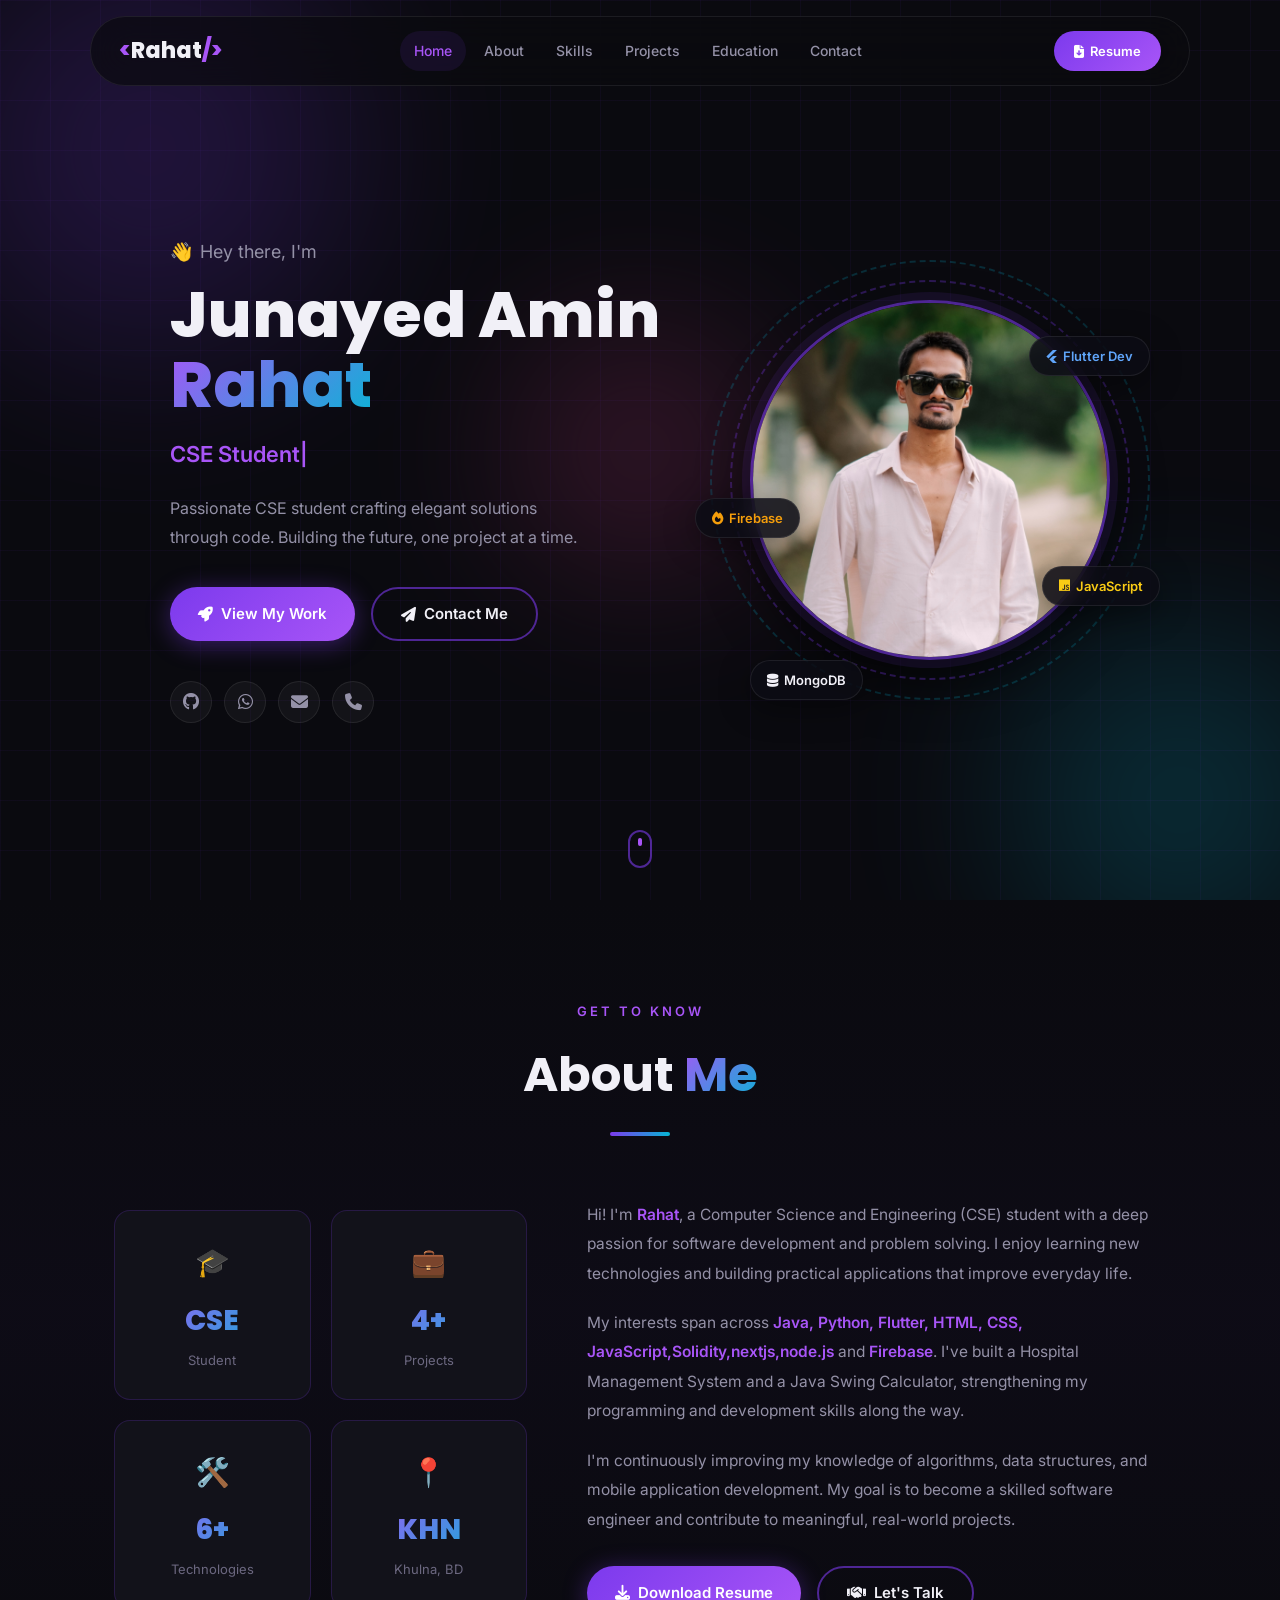
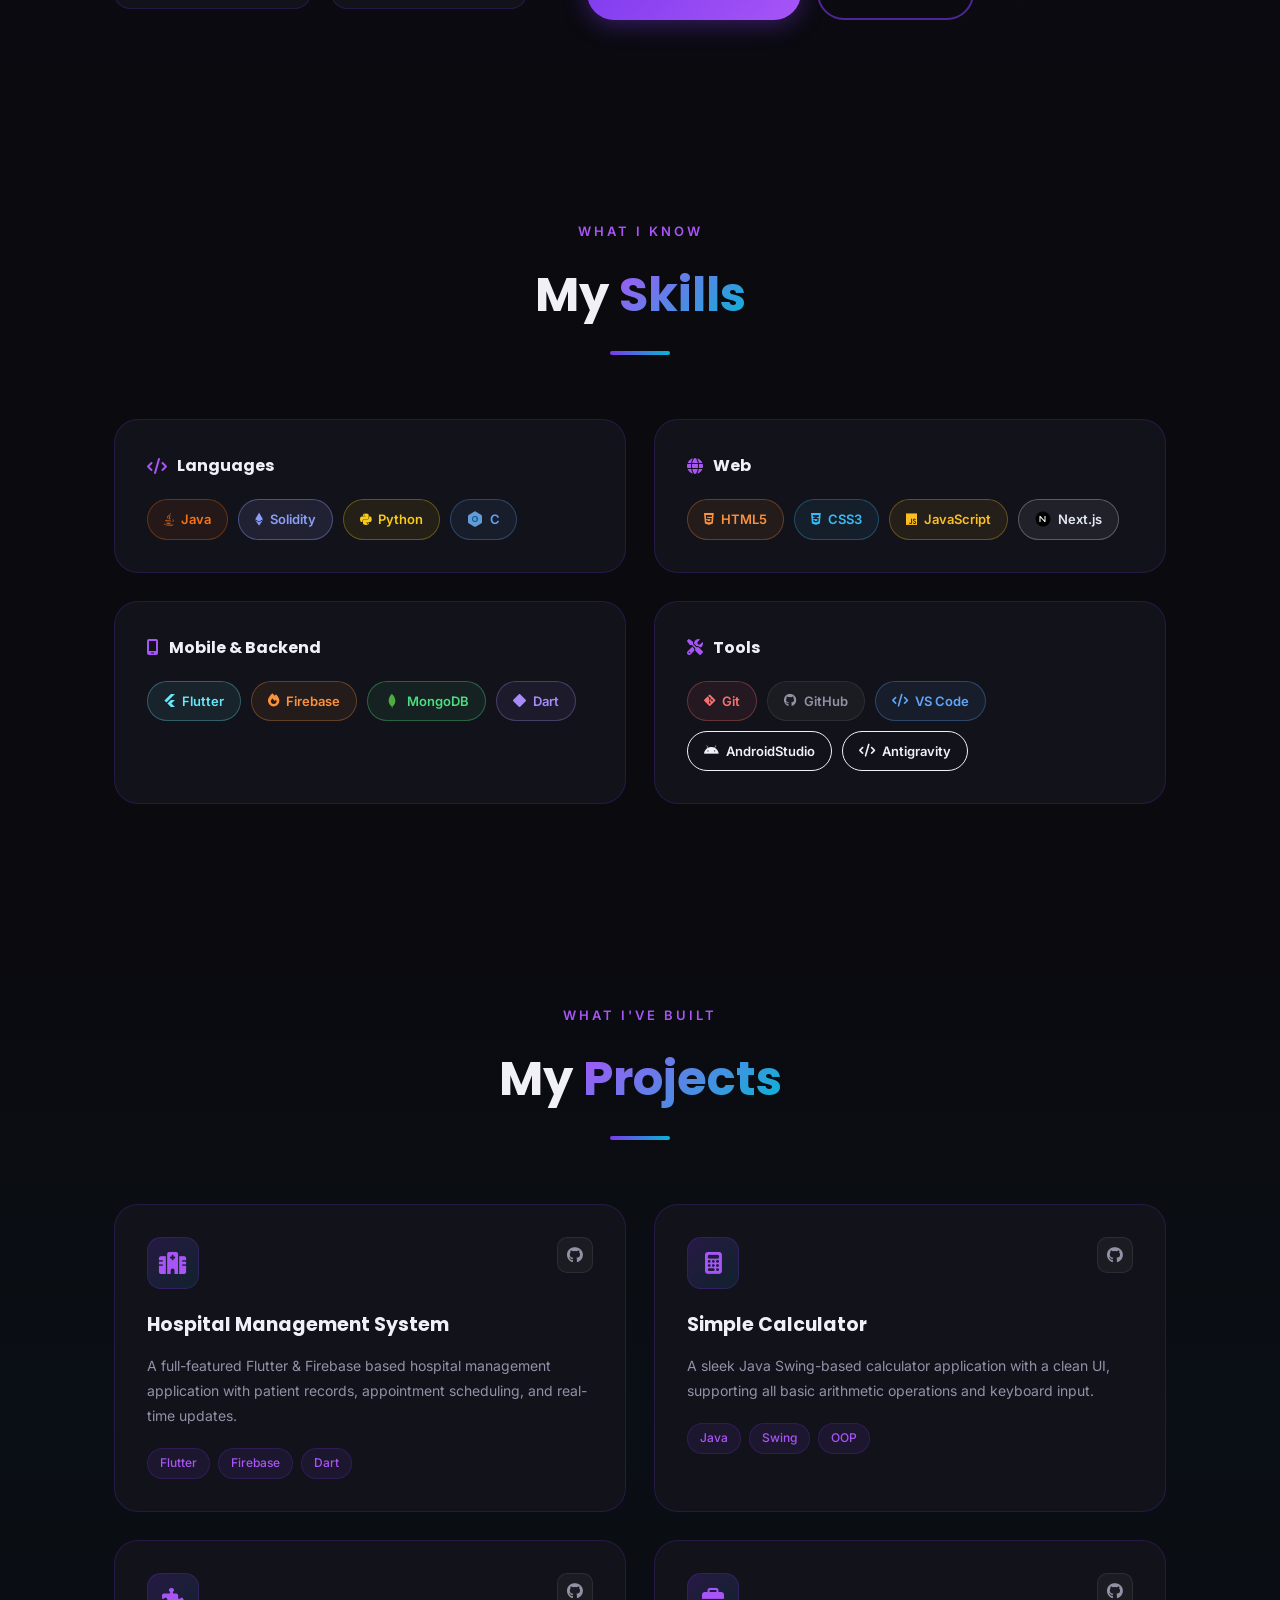
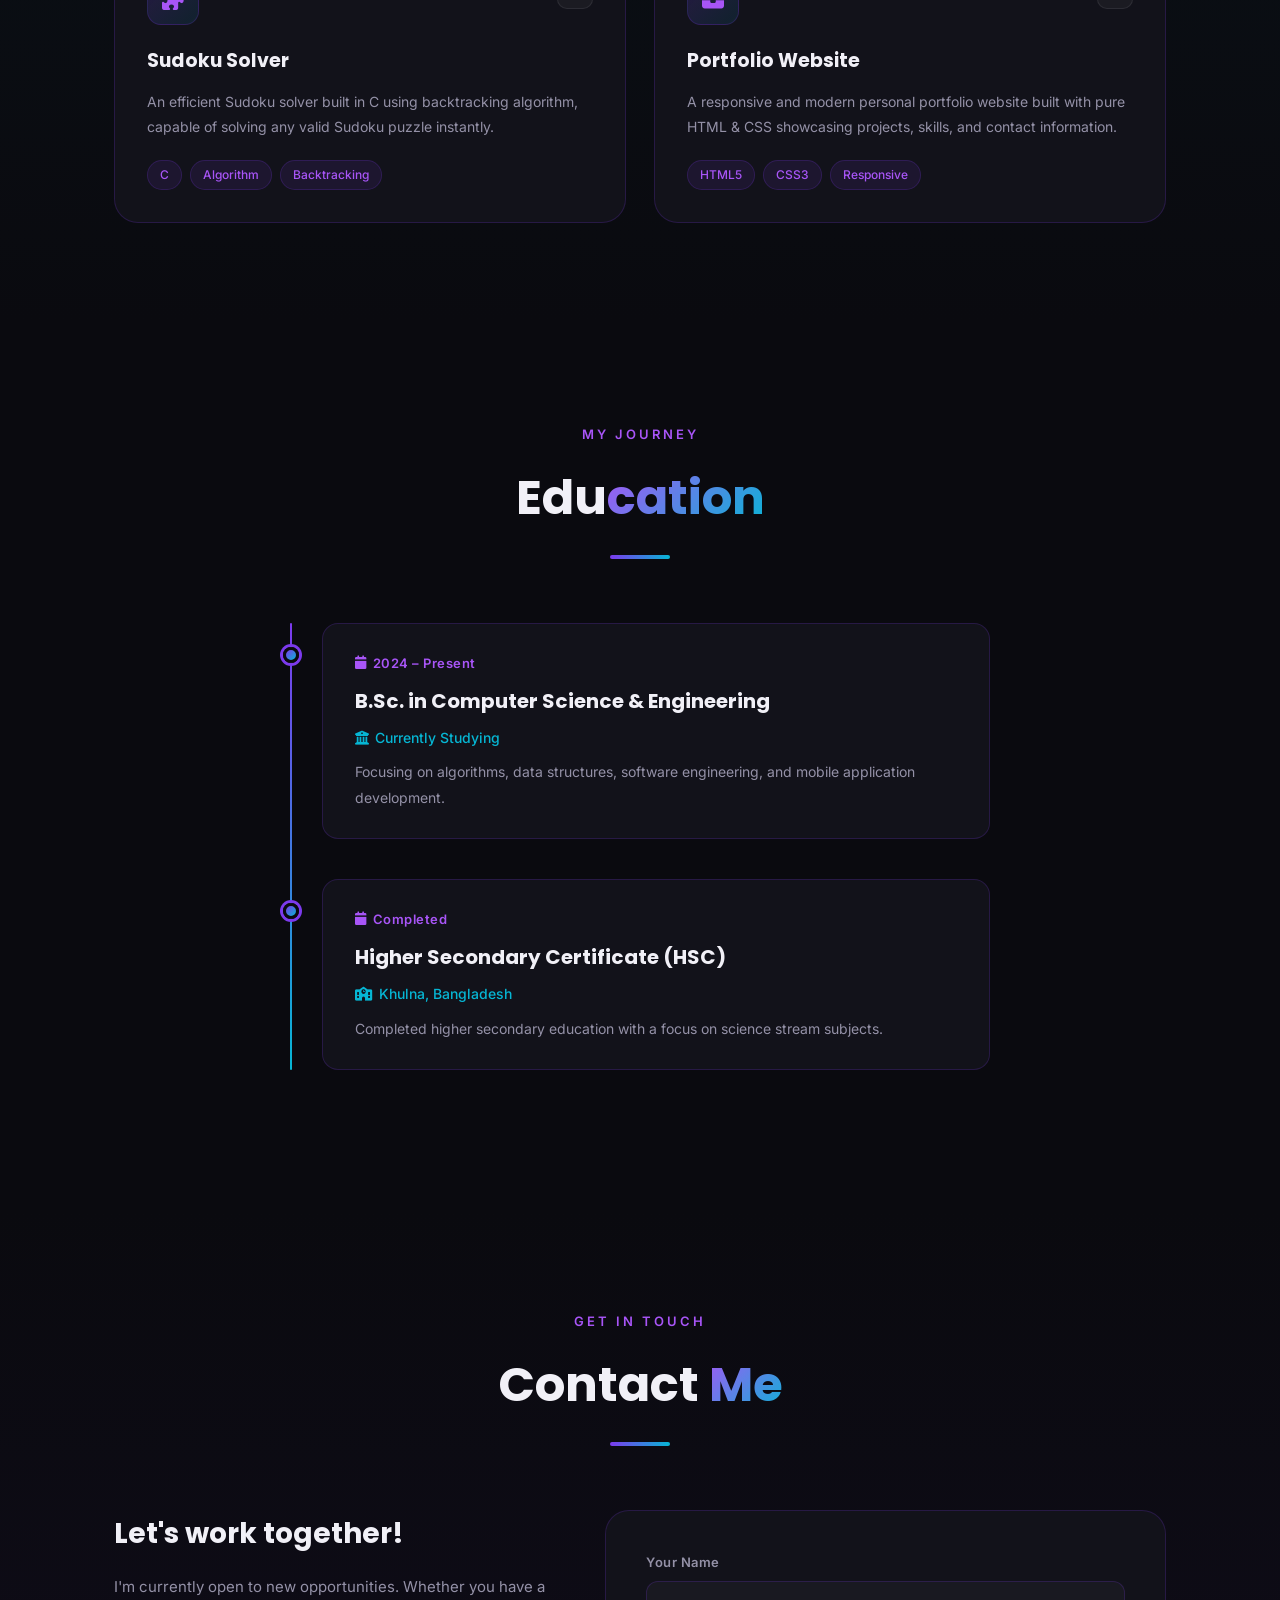
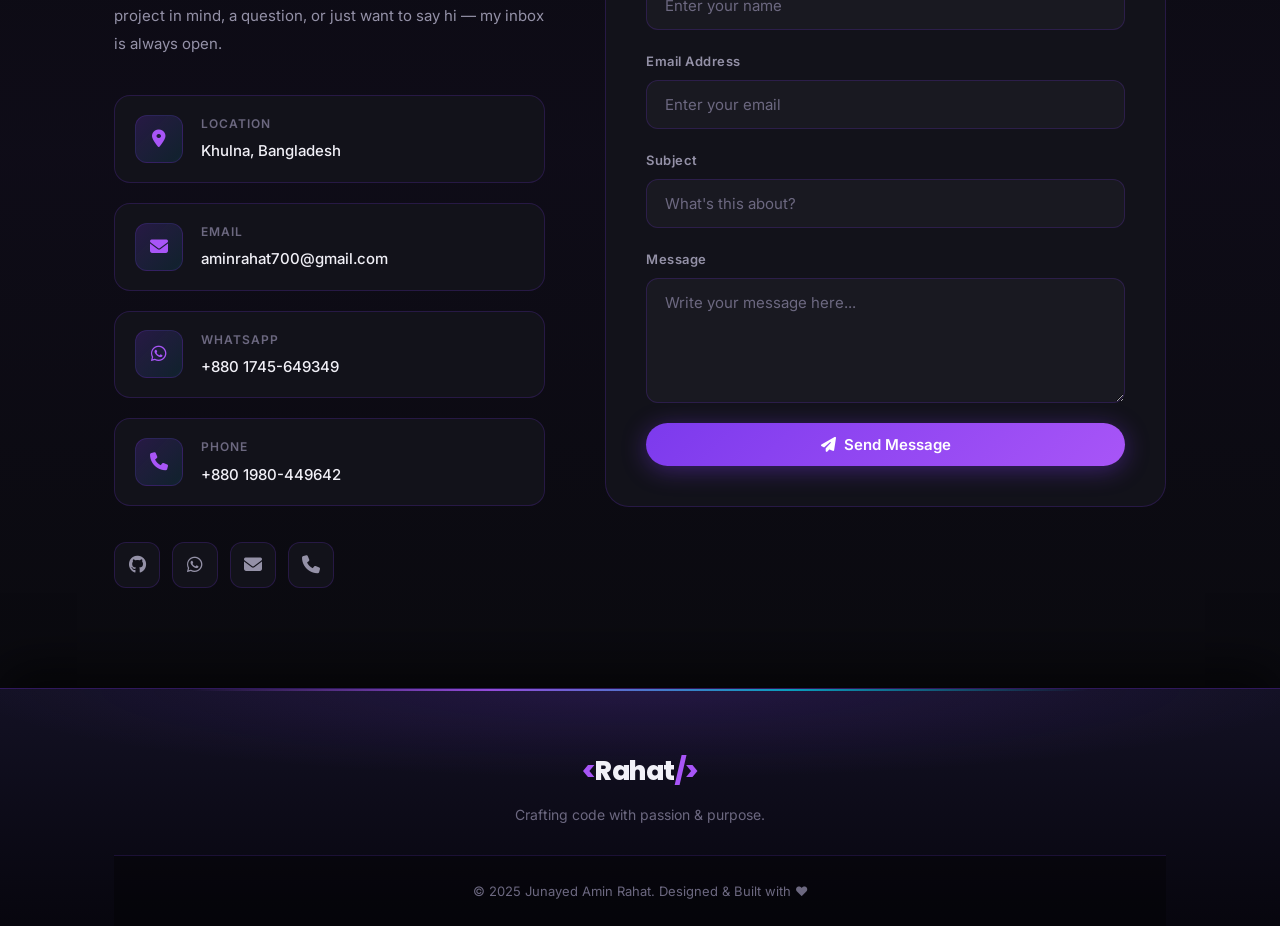
<file: index.html>
<!DOCTYPE html>
<html lang="en">

<head>
    <meta charset="UTF-8">
    <meta name="viewport" content="width=device-width, initial-scale=1.0">
    <meta name="description"
        content="Junayed Amin Rahat – CSE Student & Web Developer from Khulna, Bangladesh. Explore my projects, skills, and get in touch.">
    <meta name="keywords"
        content="Junayed Amin Rahat, portfolio, web developer, CSE student, Flutter, Java, Python, Node.js, MongoDBS">
    <meta name="author" content="Junayed Amin Rahat">
    <title>Junayed Amin Rahat | Portfolio</title>

    <!-- Google Fonts -->
    <link rel="preconnect" href="https://fonts.googleapis.com">
    <link rel="preconnect" href="https://fonts.gstatic.com" crossorigin>
    <link
        href="https://fonts.googleapis.com/css2?family=Inter:wght@300;400;500;600;700;800&family=Poppins:wght@400;600;700;800&display=swap"
        rel="stylesheet">

    <!-- Font Awesome Icons -->
    <link rel="stylesheet" href="https://cdnjs.cloudflare.com/ajax/libs/font-awesome/6.5.0/css/all.min.css">

    <link rel="stylesheet" href="index.css">
</head>

<body>

    <!-- ===== NAVBAR ===== -->
    <nav class="navbar" id="navbar">
        <div class="logo">
            <span class="logo-bracket">&lt;</span>Rahat<span class="logo-bracket">/&gt;</span>
        </div>
        <ul class="nav-links" id="nav-links">
            <li><a href="#home" class="nav-link">Home</a></li>
            <li><a href="#about" class="nav-link">About</a></li>
            <li><a href="#skills" class="nav-link">Skills</a></li>
            <li><a href="#projects" class="nav-link">Projects</a></li>
            <li><a href="#education" class="nav-link">Education</a></li>
            <li><a href="#contact" class="nav-link">Contact</a></li>
        </ul>
        <a href="My_Resume.pdf" target="_blank" class="nav-resume-btn">
            <i class="fa-solid fa-file-arrow-down"></i> Resume
        </a>
        <button class="hamburger" id="hamburger" aria-label="Toggle menu">
            <span></span><span></span><span></span>
        </button>
    </nav>

    <!-- ===== HERO SECTION ===== -->
    <section id="home" class="hero">
        <!-- Animated background particles -->
        <div class="hero-bg">
            <div class="orb orb-1"></div>
            <div class="orb orb-2"></div>
            <div class="orb orb-3"></div>
            <div class="grid-overlay"></div>
        </div>

        <div class="hero-content" data-aos="fade-right">
            <p class="greeting"><span class="wave">👋</span> Hey there, I'm</p>
            <h1 class="hero-name">
                Junayed Amin<br>
                <span class="name-highlight">Rahat</span>
            </h1>
            <p class="hero-subtitle">
                <span class="typed-text" id="typed"></span><span class="cursor-blink">|</span>
            </p>
            <p class="hero-desc">
                Passionate CSE student crafting elegant solutions through code. Building the future, one project at a
                time.
            </p>
            <div class="hero-buttons">
                <a href="#projects" class="btn btn-primary">
                    <i class="fa-solid fa-rocket"></i> View My Work
                </a>
                <a href="#contact" class="btn btn-outline">
                    <i class="fa-solid fa-paper-plane"></i> Contact Me
                </a>
            </div>
            <div class="hero-social">
                <a href="https://github.com/Rahat0012" target="_blank" rel="noopener noreferrer" class="social-icon" title="GitHub">
                    <i class="fa-brands fa-github"></i>
                </a>
                <a href="https://wa.me/8801745649349" target="_blank" rel="noopener noreferrer" class="social-icon" title="WhatsApp">
                    <i class="fa-brands fa-whatsapp"></i>
                </a>
                <a href="mailto:aminrahat700@gmail.com" class="social-icon" title="Email">
                    <i class="fa-solid fa-envelope"></i>
                </a>
                <a href="tel:+8801980449642" class="social-icon" title="Phone">
                    <i class="fa-solid fa-phone"></i>
                </a>
            </div>
        </div>

        <div class="hero-image-wrapper" data-aos="fade-left">
            <div class="hero-image-ring"></div>
            <div class="hero-image-ring ring-2"></div>
            <div class="hero-image-container">
                <img src="image.jpeg" alt="Junayed Amin Rahat" class="hero-photo">
            </div>
            <div class="hero-badge badge-1">
                <i class="fa-brands fa-flutter"></i> Flutter Dev
            </div>
            <div class="hero-badge badge-2">
                <i class="fa-brands fa-js"></i> JavaScript
            </div>
            <div class="hero-badge badge-3">
                <i class="fa-solid fa-fire"></i> Firebase
            </div>
            <div class="hero-badge badge-4">
                <i class="fa-solid fa-database"></i> MongoDB
            </div>
        </div>

        <div class="scroll-indicator">
            <div class="scroll-dot"></div>
        </div>
    </section>

    <!-- ===== ABOUT SECTION ===== -->
    <section id="about" class="about section">
        <div class="container">
            <div class="section-header" data-aos="fade-up">
                <p class="section-label">Get To Know</p>
                <h2 class="section-title">About <span>Me</span></h2>
                <div class="section-line"></div>
            </div>

            <div class="about-grid">
                <div class="about-stats" data-aos="fade-right">
                    <div class="stat-card">
                        <span class="stat-icon">🎓</span>
                        <h3 class="stat-num">CSE</h3>
                        <p>Student</p>
                    </div>
                    <div class="stat-card">
                        <span class="stat-icon">💼</span>
                        <h3 class="stat-num">4+</h3>
                        <p>Projects</p>
                    </div>
                    <div class="stat-card">
                        <span class="stat-icon">🛠️</span>
                        <h3 class="stat-num">6+</h3>
                        <p>Technologies</p>
                    </div>
                    <div class="stat-card">
                        <span class="stat-icon">📍</span>
                        <h3 class="stat-num">KHN</h3>
                        <p>Khulna, BD</p>
                    </div>
                </div>

                <div class="about-text" data-aos="fade-left">
                    <p>
                        Hi! I'm <strong>Rahat</strong>, a Computer Science and Engineering (CSE) student with a deep
                        passion for software development and problem solving. I enjoy learning new technologies and
                        building practical applications that improve everyday life.
                    </p>
                    <p>
                        My interests span across <strong>Java, Python, Flutter, HTML, CSS,
                            JavaScript,Solidity,nextjs,node.js</strong> and
                        <strong>Firebase</strong>. I've built a Hospital Management System and a Java Swing Calculator,
                        strengthening my programming and development skills along the way.
                    </p>
                    <p>
                        I'm continuously improving my knowledge of algorithms, data structures, and mobile application
                        development. My goal is to become a skilled software engineer and contribute to meaningful,
                        real-world projects.
                    </p>
                    <div class="about-actions">
                        <a href="My_Resume.pdf" target="_blank" class="btn btn-primary">
                            <i class="fa-solid fa-download"></i> Download Resume
                        </a>
                        <a href="#contact" class="btn btn-outline">
                            <i class="fa-solid fa-handshake"></i> Let's Talk
                        </a>
                    </div>
                </div>
            </div>
        </div>
    </section>

    <!-- ===== SKILLS SECTION ===== -->
    <section id="skills" class="skills section">
        <div class="container">
            <div class="section-header" data-aos="fade-up">
                <p class="section-label">What I Know</p>
                <h2 class="section-title">My <span>Skills</span></h2>
                <div class="section-line"></div>
            </div>

            <div class="skills-grid" data-aos="fade-up" data-aos-delay="200">

                <div class="skill-category">
                    <h3 class="category-title"><i class="fa-solid fa-code"></i> Languages</h3>
                    <div class="skill-tags">
                        <span class="skill-tag java"><i class="fa-brands fa-java"></i> Java</span>
                        <span class="skill-tag solidity"><i class="fa-brands fa-ethereum"></i> Solidity</span>
                        <span class="skill-tag python"><i class="fa-brands fa-python"></i> Python</span>
                        <span class="skill-tag c"><svg class="skill-svg" viewBox="0 0 128 128"
                                xmlns="http://www.w3.org/2000/svg">
                                <path fill="#659BD3"
                                    d="M115 31L69 4a10 10 0 00-10 0L13 31a10 10 0 00-5 8v50a10 10 0 005 9l46 27a10 10 0 0010 0l46-27a10 10 0 005-9V39a10 10 0 00-5-8z" />
                                <path fill="#00599C"
                                    d="M64 40a24 24 0 100 48 24 24 0 000-48zm0 8a16 16 0 010 32 16 16 0 010-32zm16 24H68a8 8 0 100-16h12a16 16 0 01-16 16z" />
                            </svg> C</span>
                    </div>
                </div>

                <div class="skill-category">
                    <h3 class="category-title"><i class="fa-solid fa-globe"></i> Web</h3>
                    <div class="skill-tags">
                        <span class="skill-tag html"><i class="fa-brands fa-html5"></i> HTML5</span>
                        <span class="skill-tag css"><i class="fa-brands fa-css3-alt"></i> CSS3</span>
                        <span class="skill-tag js"><i class="fa-brands fa-js"></i> JavaScript</span>
                        <!-- <span class="skill-tag react"><i class="fa-brands fa-react"></i> React</span> -->
                        <span class="skill-tag nextjs"><svg class="skill-svg" viewBox="0 0 128 128"
                                xmlns="http://www.w3.org/2000/svg">
                                <circle cx="64" cy="64" r="60" fill="#000" />
                                <path fill="white" d="M36 88V40h8l32 36V40h8v48h-8L44 52v36z" />
                            </svg> Next.js</span>
                    </div>
                </div>

                <div class="skill-category">
                    <h3 class="category-title"><i class="fa-solid fa-mobile-screen"></i> Mobile & Backend</h3>
                    <div class="skill-tags">
                        <span class="skill-tag flutter"><i class="fa-brands fa-flutter"></i> Flutter</span>
                        <span class="skill-tag firebase"><i class="fa-solid fa-fire"></i> Firebase</span>
                        <span class="skill-tag mongodb"><svg class="skill-svg" viewBox="0 0 128 128"
                                xmlns="http://www.w3.org/2000/svg">
                                <path fill="#4FAA41"
                                    d="M90.491 57.282c-.37-4.79-1.496-9.409-3.062-13.934-3.244-10.104-8.45-19.046-15.783-26.74-1.854-1.946-3.916-3.729-5.209-6.151-.818-1.532-1.597-3.085-2.394-4.629l-.505-1.273c-.085.292-.139.396-.142.501-.065 2.517-1.491 4.224-3.267 5.817-1.997 1.793-3.856 3.739-5.775 5.618l-5.901 7.763c-1.592 2.925-3.182 5.85-4.772 8.775l-3.19 8.617-.096.134c-1.756 5.768-2.622 11.698-3.048 17.688-.16 2.251.022 4.535.149 6.798.181 3.235.743 6.415 1.586 9.545 3.062 11.372 9.276 20.805 17.771 28.819 1.579 1.489 3.199 2.843 4.847 4.26.282-.965.507-1.93.763-2.895.256-.961.515-1.917.688-2.881-.174.964-.369 1.92-.562 2.881l-.826 2.895.738 2.501.684 3.884.326 4.053c-.003.823-.036 1.648.014 2.47.012.21.288.404.442.606l1.376.483 1.434.558-.246-3.603-.011-3.548.495-5.405.359-1.177 1.027-1.82c1.268-1.02 2.629-1.946 3.784-3.081 2.09-2.054 4.175-4.134 6.045-6.383a47.846 47.846 0 006.191-9.516c1.122-2.284 2.178-4.614 3.052-7.001.77-2.104 1.247-4.315 1.854-6.479.054-.156.126-.309.16-.468 1.254-5.841 1.465-11.741 1.004-17.682zm-23.599 49.375l-.805-1.763.805 1.763 1.183 1.01-1.183-1.01z" />
                            </svg> MongoDB</span>
                        <span class="skill-tag dart"><i class="fa-solid fa-diamond"></i> Dart</span>
                    </div>
                </div>

                <div class="skill-category">
                    <h3 class="category-title"><i class="fa-solid fa-tools"></i> Tools</h3>
                    <div class="skill-tags">
                        <span class="skill-tag git"><i class="fa-brands fa-git-alt"></i> Git</span>
                        <span class="skill-tag github"><i class="fa-brands fa-github"></i> GitHub</span>
                        <span class="skill-tag vscode"><i class="fa-solid fa-code"></i> VS Code</span>
                        <span class="skill-tag android-studio"><i class="fa-brands fa-android"></i> AndroidStudio</span>
                        <span class="skill-tag antigravity"><i class="fa-solid fa-code"></i> Antigravity</span>
                    </div>
                </div>

            </div>
        </div>
    </section>

    <!-- ===== PROJECTS SECTION ===== -->
    <section id="projects" class="projects section">
        <div class="container">
            <div class="section-header" data-aos="fade-up">
                <p class="section-label">What I've Built</p>
                <h2 class="section-title">My <span>Projects</span></h2>
                <div class="section-line"></div>
            </div>

            <div class="projects-grid">

                <div class="project-card" data-aos="fade-up" data-aos-delay="100">
                    <div class="project-card-header">
                        <div class="project-icon">
                            <i class="fa-solid fa-hospital"></i>
                        </div>
                        <div class="project-links-top">
                            <a href="https://github.com/Rahat0012/Curebyte" target="_blank" title="GitHub Repo">
                                <i class="fa-brands fa-github"></i>
                            </a>
                        </div>
                    </div>
                    <h3 class="project-title">Hospital Management System</h3>
                    <p class="project-desc">A full-featured Flutter & Firebase based hospital management application
                        with patient records, appointment scheduling, and real-time updates.</p>
                    <div class="project-tags">
                        <span>Flutter</span>
                        <span>Firebase</span>
                        <span>Dart</span>
                    </div>
                </div>

                <div class="project-card" data-aos="fade-up" data-aos-delay="200">
                    <div class="project-card-header">
                        <div class="project-icon">
                            <i class="fa-solid fa-calculator"></i>
                        </div>
                        <div class="project-links-top">
                            <a href="https://github.com/Rahat0012/Simple-calculator" target="_blank"
                                title="GitHub Repo">
                                <i class="fa-brands fa-github"></i>
                            </a>
                        </div>
                    </div>
                    <h3 class="project-title">Simple Calculator</h3>
                    <p class="project-desc">A sleek Java Swing-based calculator application with a clean UI, supporting
                        all basic arithmetic operations and keyboard input.</p>
                    <div class="project-tags">
                        <span>Java</span>
                        <span>Swing</span>
                        <span>OOP</span>
                    </div>
                </div>

                <div class="project-card" data-aos="fade-up" data-aos-delay="300">
                    <div class="project-card-header">
                        <div class="project-icon">
                            <i class="fa-solid fa-puzzle-piece"></i>
                        </div>
                        <div class="project-links-top">
                            <a href="https://github.com/Rahat0012/Sudoko-Solver" target="_blank" title="GitHub Repo">
                                <i class="fa-brands fa-github"></i>
                            </a>
                        </div>
                    </div>
                    <h3 class="project-title">Sudoku Solver</h3>
                    <p class="project-desc">An efficient Sudoku solver built in C using backtracking algorithm, capable
                        of solving any valid Sudoku puzzle instantly.</p>
                    <div class="project-tags">
                        <span>C</span>
                        <span>Algorithm</span>
                        <span>Backtracking</span>
                    </div>
                </div>

                <div class="project-card" data-aos="fade-up" data-aos-delay="400">
                    <div class="project-card-header">
                        <div class="project-icon">
                            <i class="fa-solid fa-briefcase"></i>
                        </div>
                        <div class="project-links-top">
                            <a href="https://github.com/Rahat0012/My-Portfolio" target="_blank" title="GitHub Repo">
                                <i class="fa-brands fa-github"></i>
                            </a>
                        </div>
                    </div>
                    <h3 class="project-title">Portfolio Website</h3>
                    <p class="project-desc">A responsive and modern personal portfolio website built with pure HTML &
                        CSS showcasing projects, skills, and contact information.</p>
                    <div class="project-tags">
                        <span>HTML5</span>
                        <span>CSS3</span>
                        <span>Responsive</span>
                    </div>
                </div>

            </div>
        </div>
    </section>

    <!-- ===== EDUCATION SECTION ===== -->
    <section id="education" class="education section">
        <div class="container">
            <div class="section-header" data-aos="fade-up">
                <p class="section-label">My Journey</p>
                <h2 class="section-title">Edu<span>cation</span></h2>
                <div class="section-line"></div>
            </div>

            <div class="timeline" data-aos="fade-up" data-aos-delay="200">

                <div class="timeline-item">
                    <div class="timeline-dot"></div>
                    <div class="timeline-card">
                        <span class="timeline-date"><i class="fa-solid fa-calendar"></i> 2024 – Present</span>
                        <h3>B.Sc. in Computer Science & Engineering</h3>
                        <p class="timeline-institution"><i class="fa-solid fa-university"></i> Currently Studying</p>
                        <p class="timeline-desc">Focusing on algorithms, data structures, software engineering, and
                            mobile application development.</p>
                    </div>
                </div>

                <div class="timeline-item">
                    <div class="timeline-dot"></div>
                    <div class="timeline-card">
                        <span class="timeline-date"><i class="fa-solid fa-calendar"></i> Completed</span>
                        <h3>Higher Secondary Certificate (HSC)</h3>

                        <p class="timeline-institution"><i class="fa-solid fa-school"></i> Khulna, Bangladesh</p>
                        <p class="timeline-desc">Completed higher secondary education with a focus on science stream
                            subjects.</p>
                    </div>
                </div>

            </div>
        </div>
    </section>

    <!-- ===== CONTACT SECTION ===== -->
    <section id="contact" class="contact section">
        <div class="container">
            <div class="section-header" data-aos="fade-up">
                <p class="section-label">Get In Touch</p>
                <h2 class="section-title">Contact <span>Me</span></h2>
                <div class="section-line"></div>
            </div>

            <div class="contact-grid">
                <div class="contact-info-panel" data-aos="fade-right">
                    <h3>Let's work together!</h3>
                    <p>I'm currently open to new opportunities. Whether you have a project in mind, a question, or just
                        want to say hi — my inbox is always open.</p>

                    <div class="contact-items">
                        <div class="contact-item">
                            <div class="contact-item-icon">
                                <i class="fa-solid fa-location-dot"></i>
                            </div>
                            <div>
                                <h4>Location</h4>
                                <p>Khulna, Bangladesh</p>
                            </div>
                        </div>

                        <a href="mailto:aminrahat700@gmail.com" class="contact-item">
                            <div class="contact-item-icon">
                                <i class="fa-solid fa-envelope"></i>
                            </div>
                            <div>
                                <h4>Email</h4>
                                <p>aminrahat700@gmail.com</p>
                            </div>
                        </a>

                        <a href="https://wa.me/8801745649349" target="_blank" rel="noopener noreferrer" class="contact-item">
                            <div class="contact-item-icon">
                                <i class="fa-brands fa-whatsapp"></i>
                            </div>
                            <div>
                                <h4>WhatsApp</h4>
                                <p>+880 1745-649349</p>
                            </div>
                        </a>

                        <a href="tel:+8801980449642" class="contact-item">
                            <div class="contact-item-icon">
                                <i class="fa-solid fa-phone"></i>
                            </div>
                            <div>
                                <h4>Phone</h4>
                                <p>+880 1980-449642</p>
                            </div>
                        </a>
                    </div>

                    <div class="contact-social">
                        <a href="https://github.com/Rahat0012" target="_blank" rel="noopener noreferrer" class="social-btn" title="GitHub">
                            <i class="fa-brands fa-github"></i>
                        </a>
                        <a href="https://wa.me/8801745649349" target="_blank" rel="noopener noreferrer" class="social-btn" title="WhatsApp">
                            <i class="fa-brands fa-whatsapp"></i>
                        </a>
                        <a href="mailto:aminrahat700@gmail.com" class="social-btn" title="Email">
                            <i class="fa-solid fa-envelope"></i>
                        </a>
                        <a href="tel:+8801980449642" class="social-btn" title="Phone">
                            <i class="fa-solid fa-phone"></i>
                        </a>
                    </div>
                </div>

                <div class="contact-form-panel" data-aos="fade-left">
                    <form class="contact-form" id="contact-form" action="https://formsubmit.co/aminrahat700@gmail.com"
                        method="POST">
                        <!-- FormSubmit settings -->
                        <input type="hidden" name="_captcha" value="false">
                        <input type="hidden" name="_template" value="table">
                        <input type="hidden" name="_subject" id="form-subject-hidden"
                            value="New message from Portfolio">

                        <div class="form-group">
                            <label for="name">Your Name</label>
                            <input type="text" id="name" name="name" placeholder="Enter your name" required
                                autocomplete="name">
                        </div>
                        <div class="form-group">
                            <label for="email">Email Address</label>
                            <input type="email" id="email" name="email" placeholder="Enter your email" required
                                autocomplete="email">
                        </div>
                        <div class="form-group">
                            <label for="subject">Subject</label>
                            <input type="text" id="subject" name="subject" placeholder="What's this about?" required>
                        </div>
                        <div class="form-group">
                            <label for="message">Message</label>
                            <textarea id="message" name="message" rows="5" placeholder="Write your message here..."
                                required></textarea>
                        </div>
                        <button type="submit" class="btn btn-primary btn-full" id="submit-btn">
                            <i class="fa-solid fa-paper-plane"></i> Send Message
                        </button>
                        <div id="form-status" class="form-status"></div>
                    </form>
                </div>
            </div>
        </div>
    </section>

    <!-- ===== FOOTER ===== -->
    <footer class="footer">
        <div class="container">
            <div class="footer-content">
                <div class="footer-logo">
                    <span class="logo-bracket">&lt;</span>Rahat<span class="logo-bracket">/&gt;</span>
                </div>
                <p class="footer-tagline">Crafting code with passion & purpose.</p>
            </div>
            <div class="footer-bottom">
                <p>© 2025 Junayed Amin Rahat. Designed & Built with <span class="heart">❤️</span></p>
            </div>
        </div>
    </footer>

    <!-- Back to Top Button -->
    <button class="back-to-top" id="back-to-top" aria-label="Back to top">
        <i class="fa-solid fa-chevron-up"></i>
    </button>

    <script src="index.js"></script>
</body>

</html>
</file>
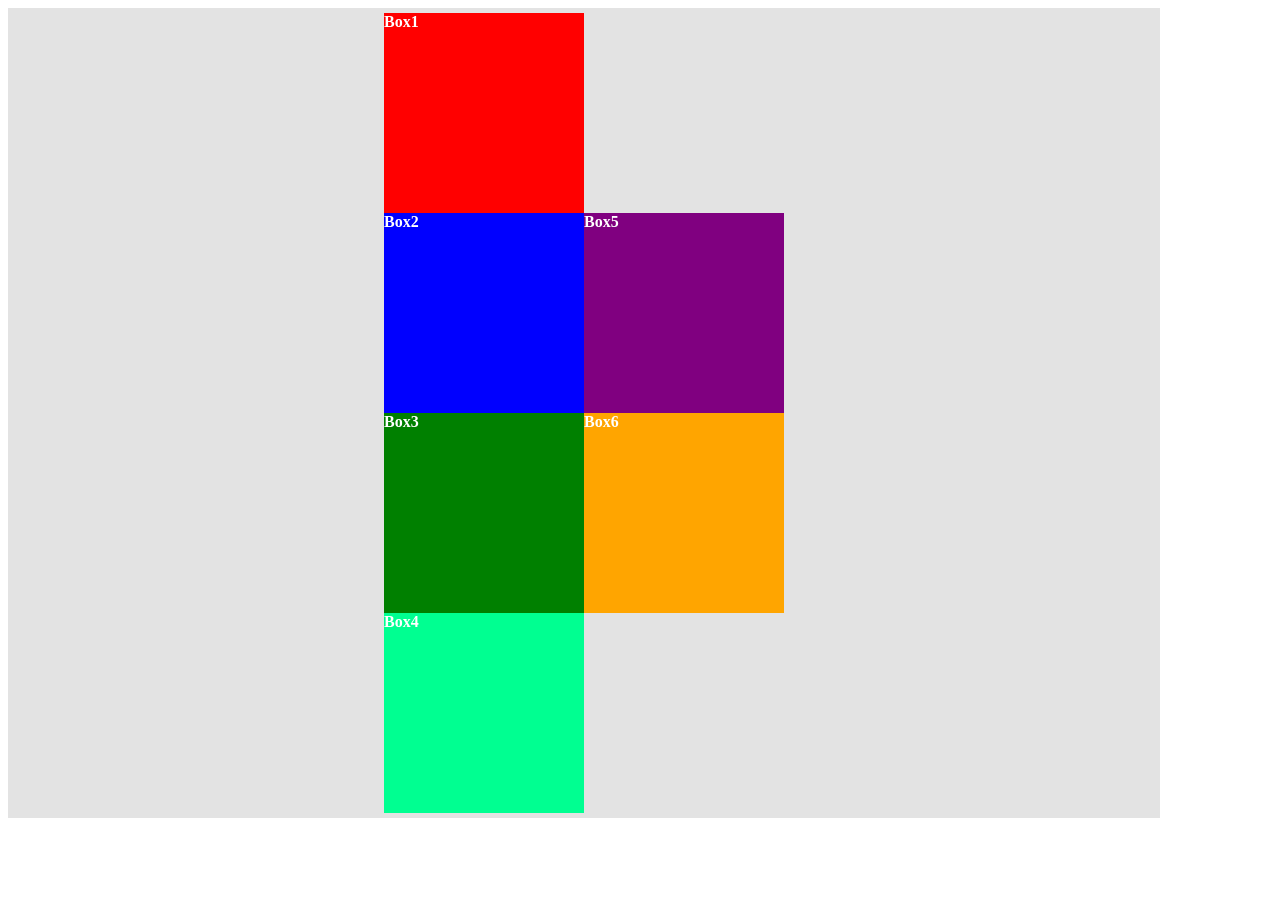
<file: Flex/index.html>
<!DOCTYPE html>
<html lang="en">
<head>
    <meta charset="UTF-8">
    <meta name="viewport" content="width=device-width, initial-scale=1.0">
    <title>Flex</title>
    <link rel="stylesheet" href="style.css">
</head>
<body>
<div class="parent">
    <div class="child1">Box1</div>
    <div class="child2">Box2</div>
    <div class="child3">Box3</div>
    <div class="child4">Box4</div>
    <div class="child5">Box5</div>
    <div class="child6">Box6</div>
</div>
</body>
</html>
</file>
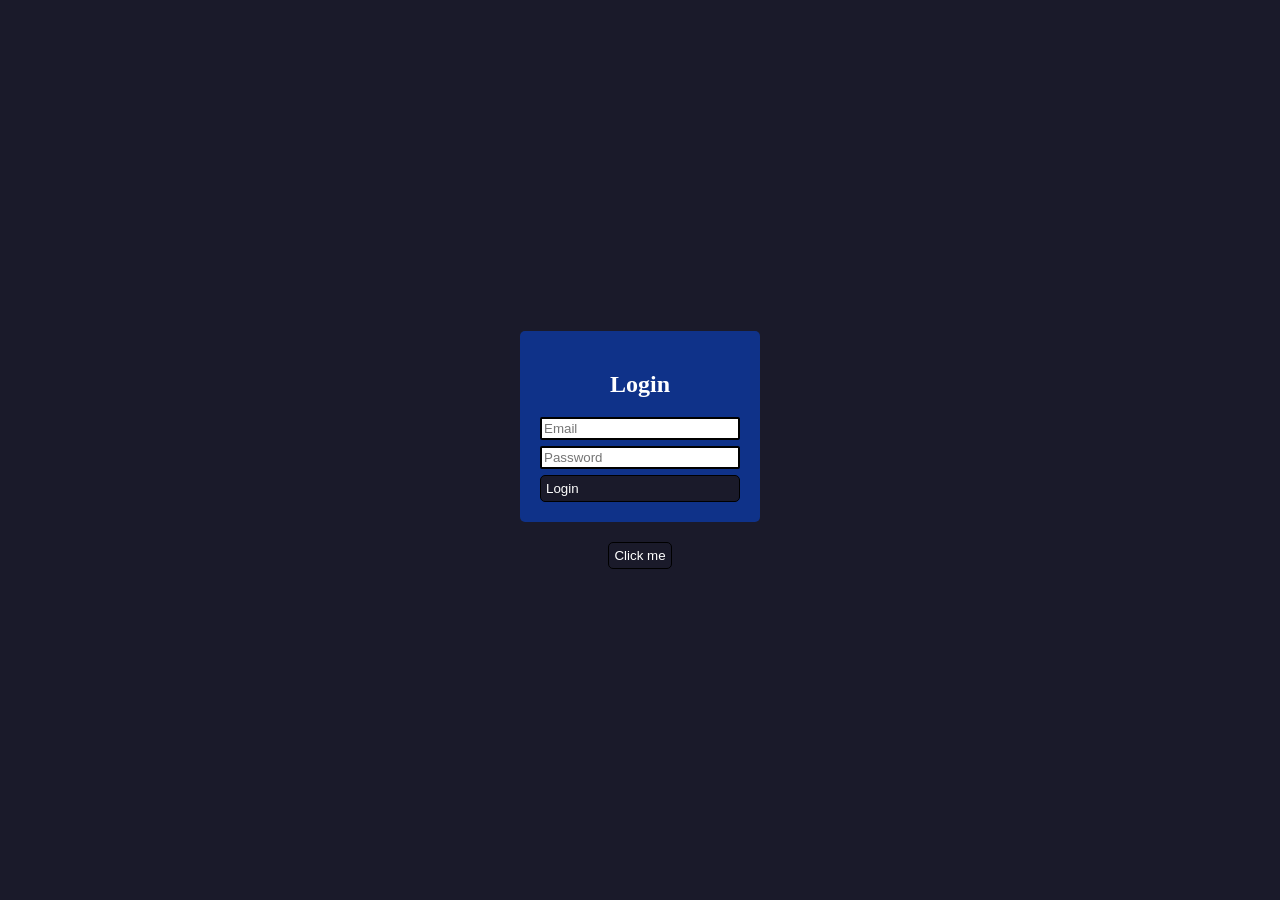
<file: login page/index.html>
<!DOCTYPE html>
<html lang="en">
<head>
    <meta charset="UTF-8">
    <meta name="viewport" content="width=device-width, initial-scale=1.0">
    <title>Login Page</title>
    <link rel="stylesheet" href="style.css">

</head>
<body>
<div class="card">
    <form>
        <h2>Login</h2>
        <input type="email"placeholder="Email" required>
        <input type="password" placeholder="Password" required>
        <button type="submit">Login</button>
    </form>
    </div>
    <!-- Inlinejs -->
    <button onclick="alert('Hello Nigga')"id=myButton>Click me</button>
    <!-- Internal js -->
    <script src="index.js">
        console.log("Mithila From Js");
        alert("welcome nigga");
    </script>


</body>
</html>
</file>
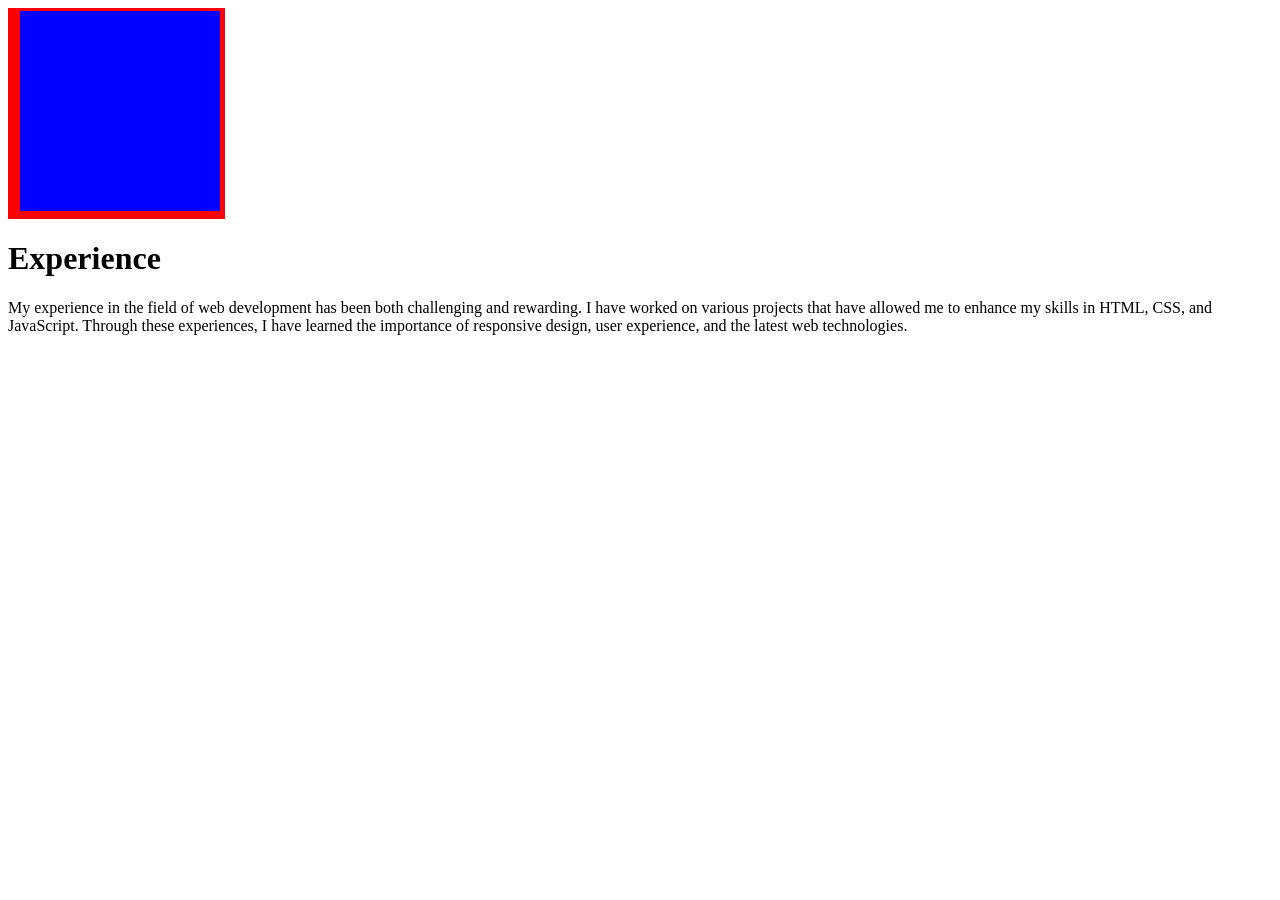
<file: color.html>
<!DOCTYPE html>
<html lang="en">
<head>
    <meta charset="UTF-8">
    <meta name="viewport" content="width=device-width, initial-scale=1.0">
    <title>Experience</title>
    <link rel="stylesheet" href="color.css">
</head>
<body>
    <div class="div1"></div>
        <div class="div2"></div>

            <h1>Experience</h1>
            <p>My experience in the field of web
                development has been both challenging and rewarding.
                I have worked on various projects that have allowed
                me to enhance my skills in HTML, CSS, and JavaScript.
                Through these experiences, I have learned the
                importance of responsive design,
                user experience, and the latest web technologies.</p>
        <h1></h1>
        <p></p>
    </div>
</body>
</html>
</file>
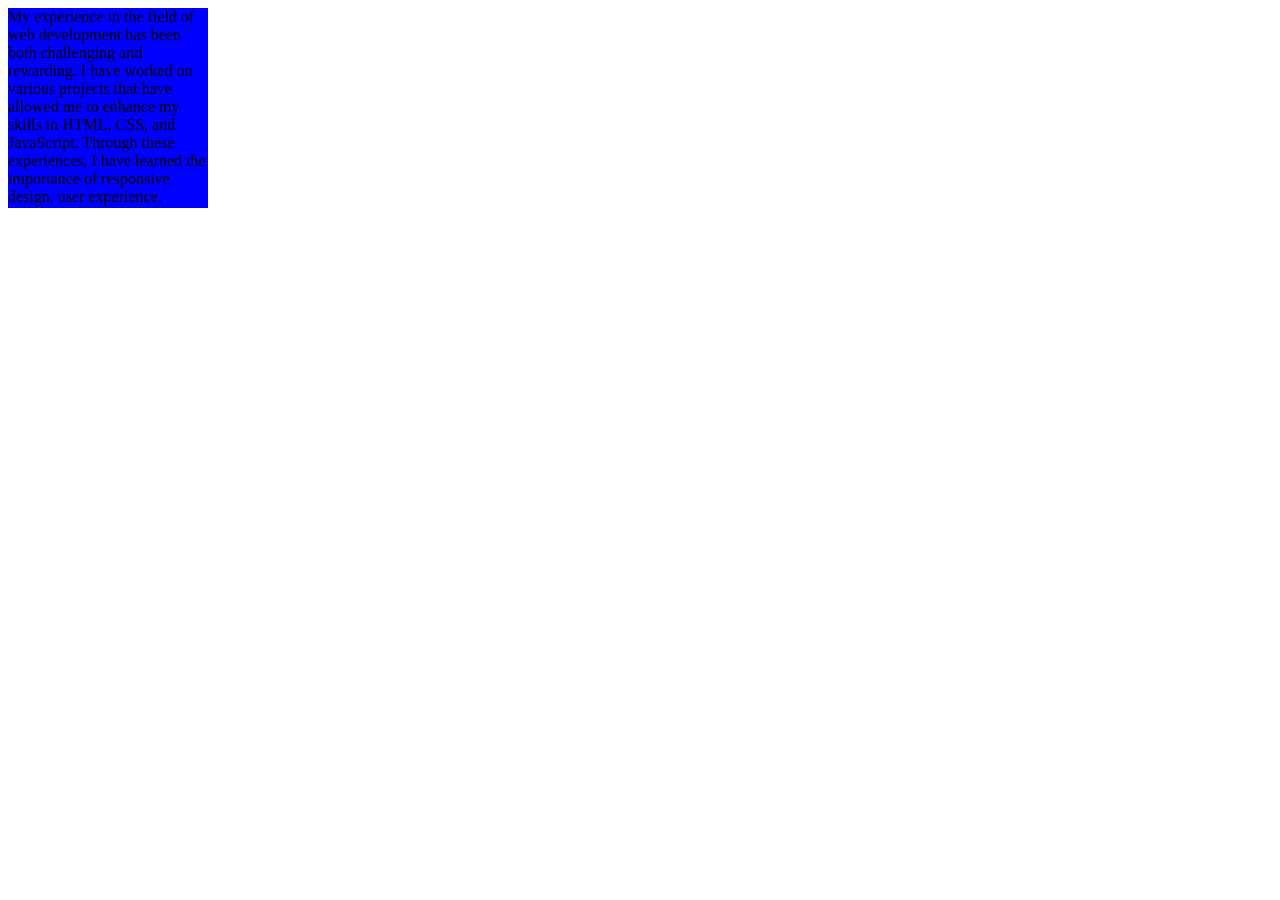
<file: Display.html>
<!DOCTYPE html>
<html lang="en">
<head>
    <meta charset="UTF-8">
    <meta name="viewport" content="width=device-width, initial-scale=1.0">
    <title>Experience</title>
    <link rel="stylesheet" href="Display.css">
</head>
<body>
    <div>My experience in the field of web development has been both challenging and rewarding. I have worked on various projects that have allowed me to enhance my skills in HTML, CSS, and JavaScript. Through these experiences, I have learned the 
        importance of responsive design,
        user experience, mithila ghu khai bangur r bangur nani o ghu khai bangur</div>
        

</body>
</html>
</file>
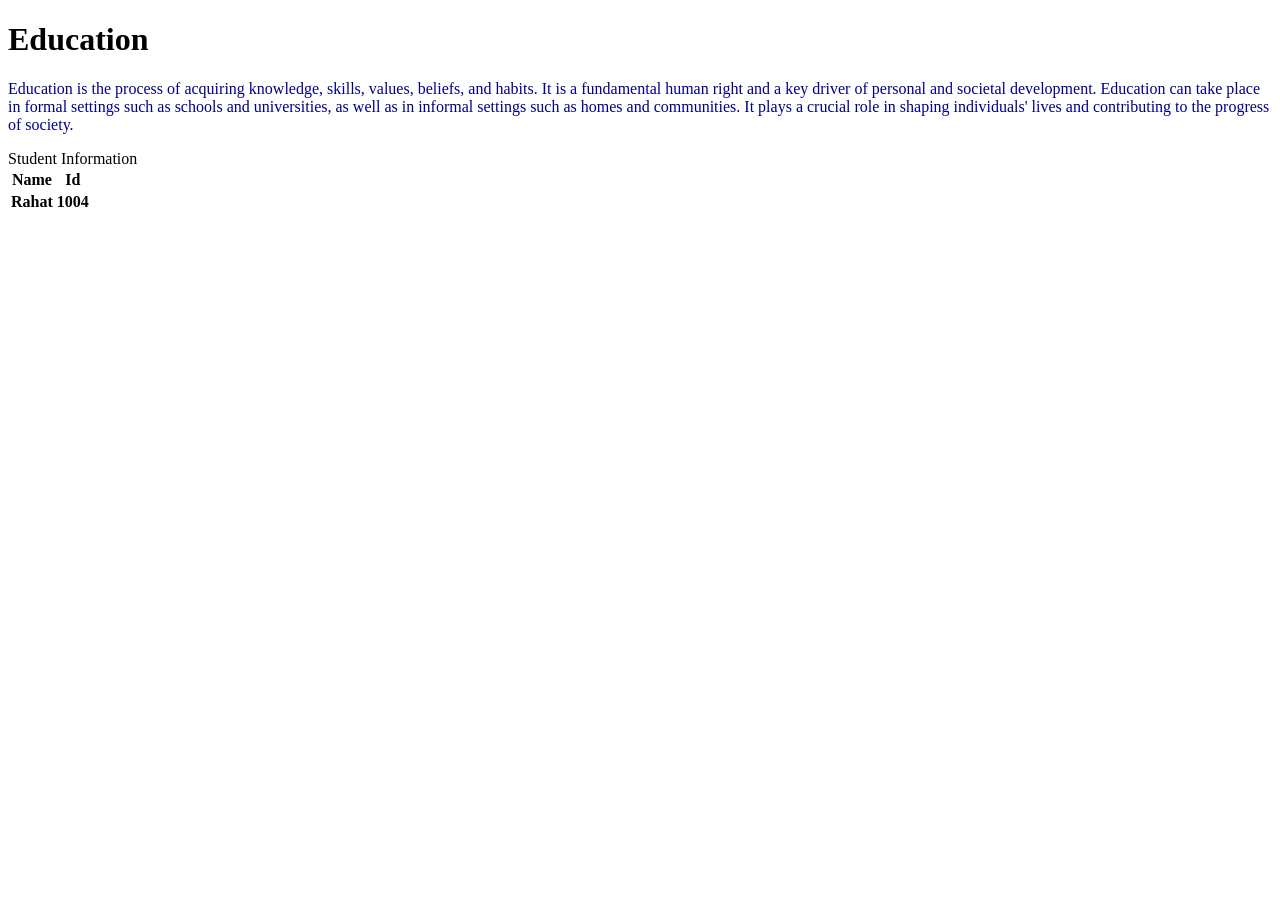
<file: Educatio.html>
<!DOCTYPE html>
<html lang="en">
<head>
    <meta charset="UTF-8">
    <meta name="viewport" content="width=device-width, initial-scale=1.0">
    <title>Education</title>
</head>
<link rel="stylesheet" href="style.css">
<body>
    <!-- <style>
        p{
            color: red;
        }
    </style> -->
    <h1>Education</h1>
    <p>Education is the process of acquiring knowledge, skills, values, beliefs, and habits. It is a fundamental human right and a key driver of personal and societal development. Education can take place in formal settings such as schools and universities, as well as in informal settings such as homes and communities. It plays a crucial role in shaping individuals' lives and contributing to the progress of society.</p>
</body>
<caption>Student Information</caption>
<table>
    <thead>
    <tr>
        <th>
            Name
        </th>

        <th>
            Id
        </th>
    </tr>
    </thead>
    <tbody>

    <tr>
        <th>
            Rahat
        </th>
        <th>
            1004
        </th>
    </tr>
    </tbody>
</table>
</html>
</file>
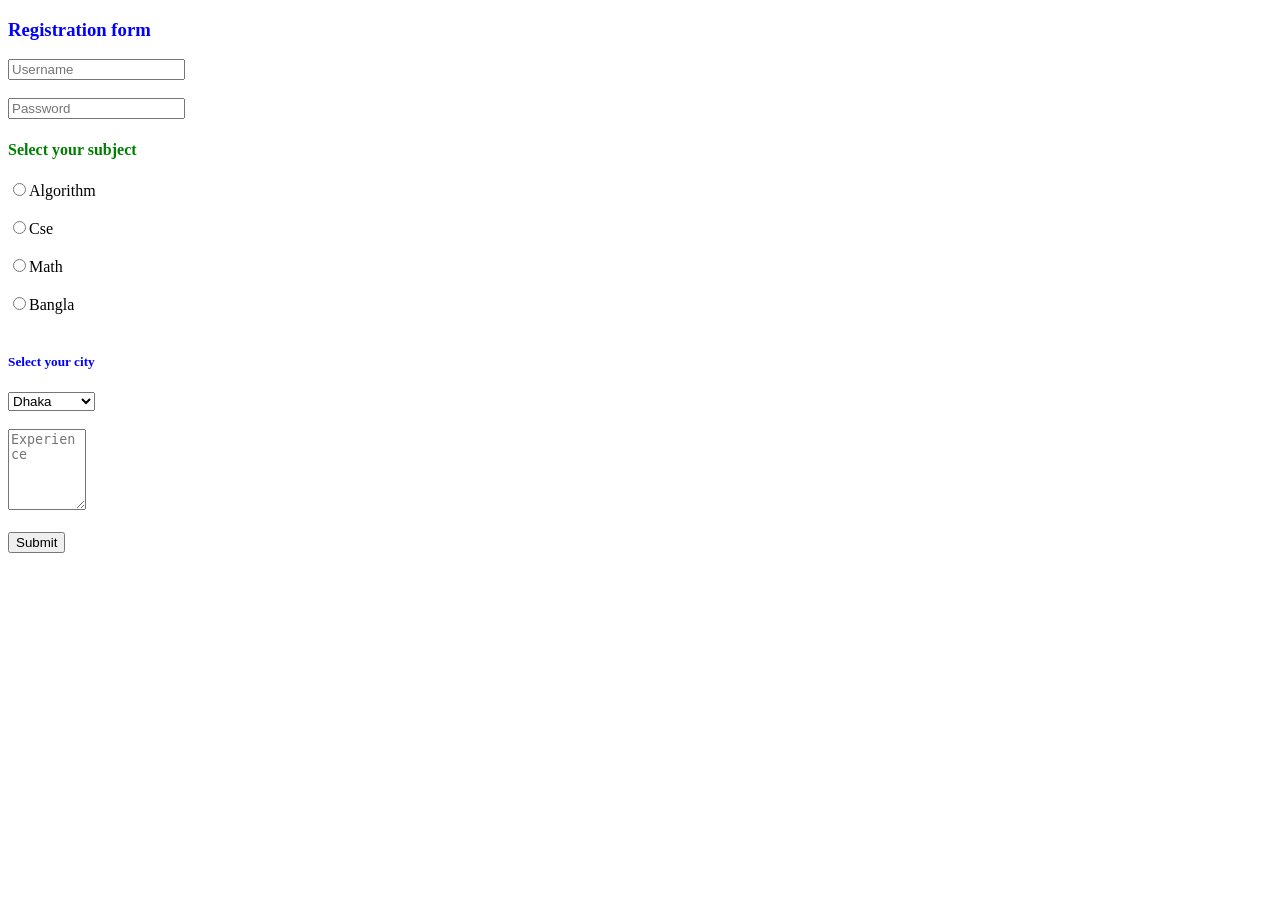
<file: Experience.html>
<!DOCTYPE html>
<html lang="en">
<head>
    <meta charset="UTF-8">
    <meta name="viewport" content="width=device-width, initial-scale=1.0">
    <title>Experience</title>
</head>
<body>
<h3 style="color: blue;">Registration form</h3>
<form action="/action.php">
    <input type="text" placeholder="Username">

<br><br>
<input type="password" placeholder="Password">
<h4  style="color:green; font_size:50px">Select your subject</h4>

    <label for="Algorithm">
     <input type="radio" value="Algorithm" name="Algorithm" id="101">Algorithm
        </label>
<br><br>
<label for="Cse">
     <input type="radio" value="Cse" name="Cse" id="102">Cse
        </label>
<br><br>
<label for="Math">
     <input type="radio" value="Math" name="Math" id="103">Math
        </label>
<br><br>
 <label for="Bangla">
     <input type="radio" value="Bangla" name="Bangla" id="104">Bangla
        </label>
<br><br>
<h5 style="color: blue;">Select your city</h5>
<select name="city" id="city">
    <option value="Dhaka">Dhaka</option>
    <option value="Chittagong">Chittagong</option>
    <option value="Khulna">Khulna</option>
    <option value="Rajshahi">Rajshahi</option>
</select>
<br><br>
<textarea name="Experience" id="Experience" cols="7" rows="5" placeholder="Experience"></textarea>
<br><br>
<input type ="Submit" value="Submit">
<br><br>
</form>
</body>
</html>
</file>
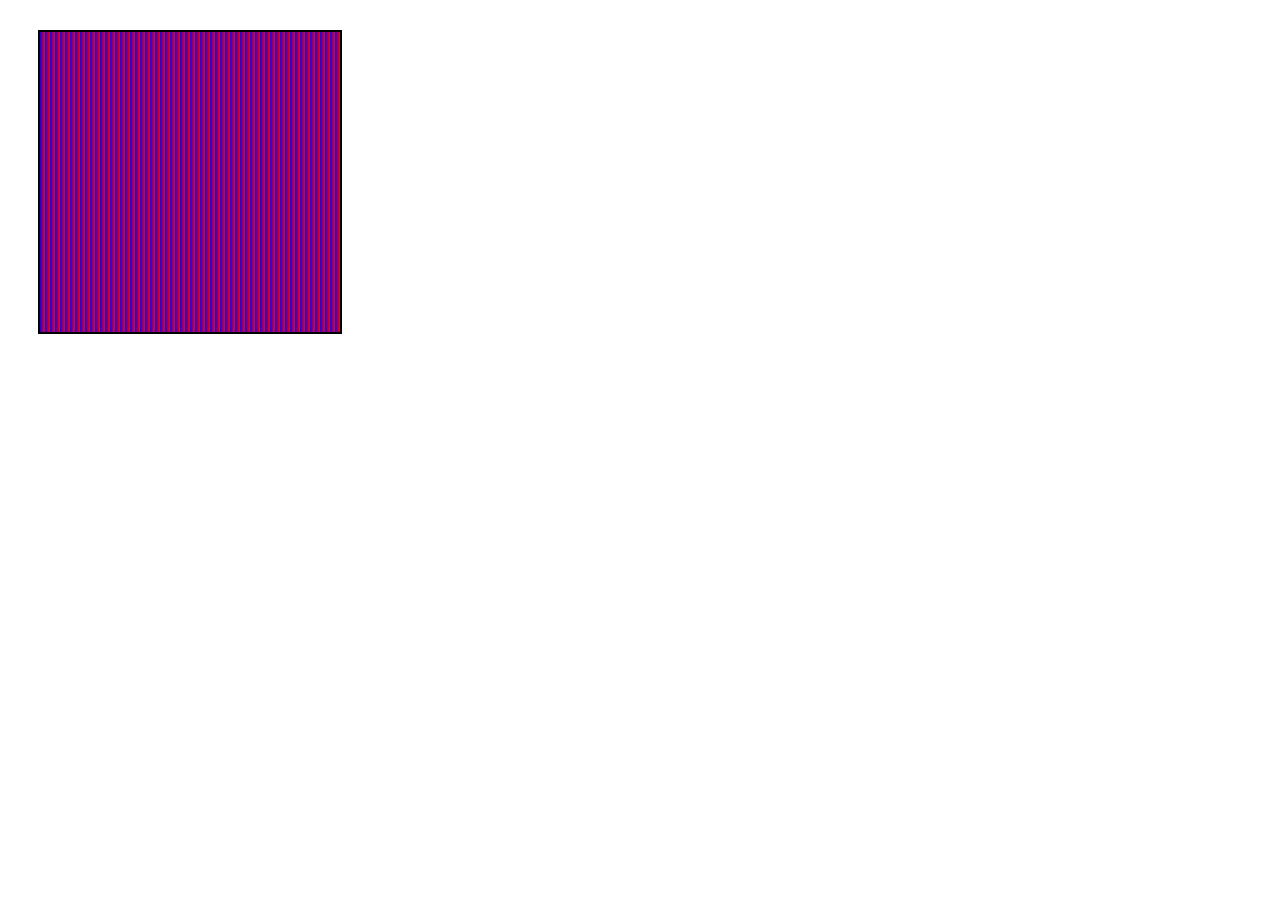
<file: gradient.html>
<!DOCTYPE html>
<html lang="en">
<head>
    <meta charset="UTF-8">
    <meta name="viewport" content="width=device-width, initial-scale=1.0">
    <title>Gradient</title>
    <link rel="stylesheet" href="gradient.css">
</head>
<body>
    <div>   </div>

    </body>
    </html>
</file>
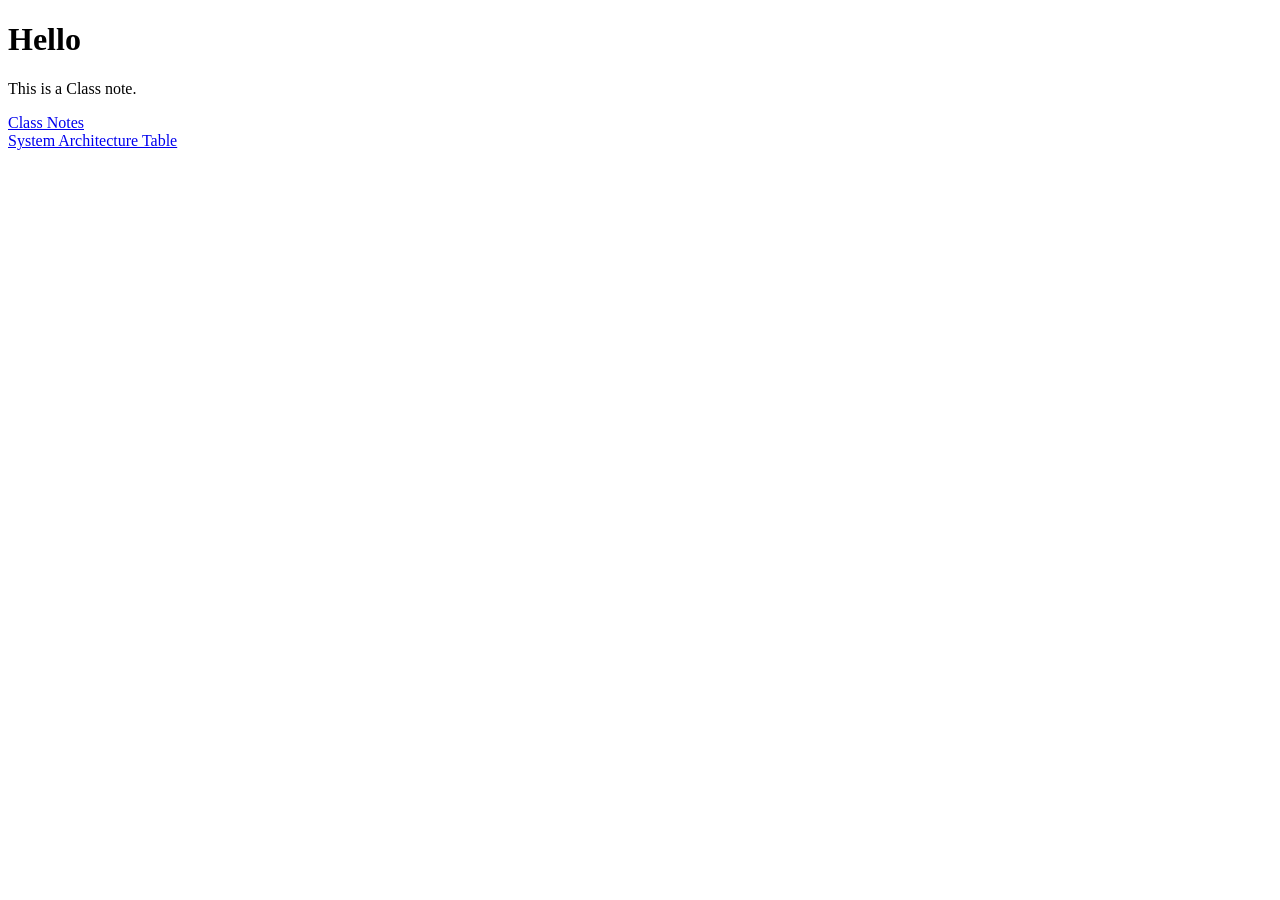
<file: Hello.html>
<!DOCTYPE html>
<html lang="en">
<head>
    <meta charset="UTF-8">
    <meta name="viewport" content="width=device-width, initial-scale=1.0">
    <title>Document</title>
</head>
<body>
    <h1>Hello</h1>
    <p>This is a Class note.</p>
    <a href="d:\Faw\Class Notes.pdf" target="_main">Class Notes</a>
    <br>
    <a href="d:\Faw\system_architecture_table.docx" target="_main">System Architecture Table</a>
</body>
</html>
</file>
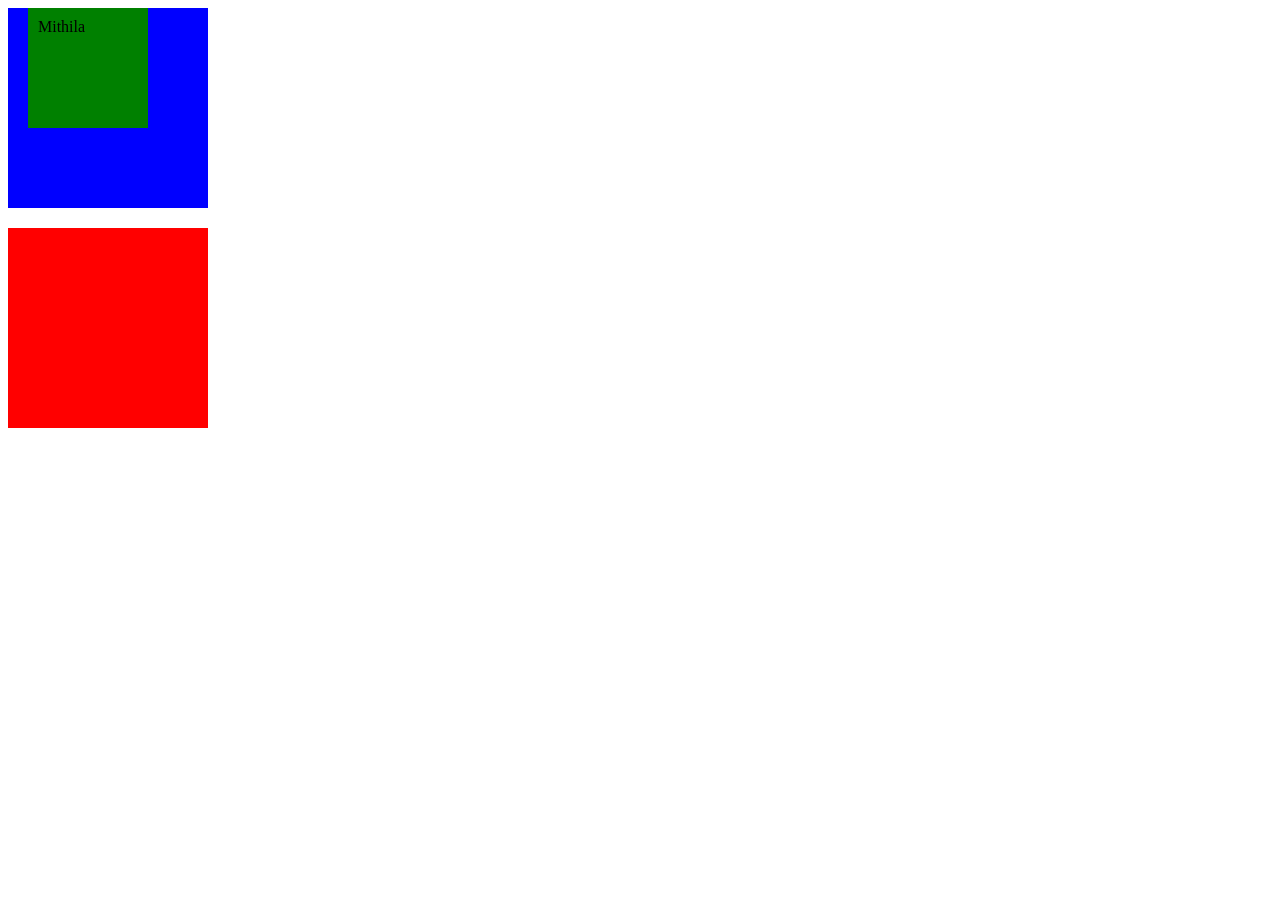
<file: margin.html>
<!DOCTYPE html>
<html lang="en">
<head>
    <meta charset="UTF-8">
    <meta name="viewport" content="width=device-width, initial-scale=1.0">
    <title>Experience</title>
    <link rel="stylesheet" href="margin.css">
</head>
<div>
    <div class="div1">
        <div class="inner">Mithila</div>
    </div>

        <div class="div2"></div>



        <p></p>
    </div>
</body>
</html>
</file>
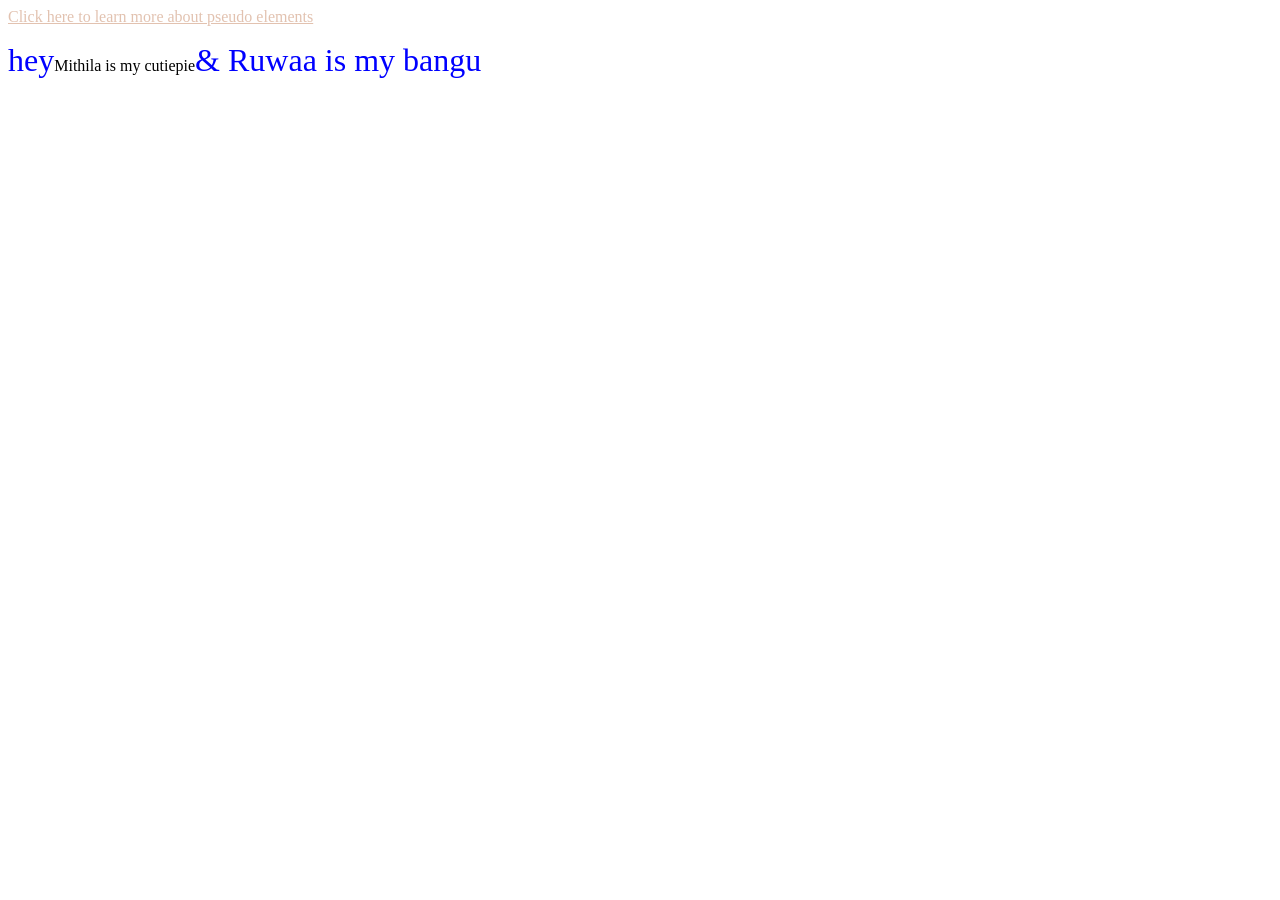
<file: psudo.html>
<!DOCTYPE html>
<html lang="en">
<head>
    <meta charset="UTF-8">
    <meta name="viewport" content="width=device-width, initial-scale=1.0">
    <title>Pseudo Elements</title>
    <link rel="stylesheet" href="psudo.css">
</head>
<body>
    <!-- link psudo elements -->
     <a href ="https://www.w3schools.com/css/css_pseudo_elements.asp" target="_blank"
     >Click here to learn more about pseudo elements</a>
     <!-- <p class="first">Lorem ipsum, dolor sit amet consectetur 
        adipisicing elit. Nulla impedit, ex cum saepe voluptatibus
         ipsa magni! Facilis, cum saepe rerum nisi dolorum adipisci
          ipsa repellendus optio fuga. Quos, ab possimus.</p>
          <p class="second">Lorem ipsum dolor sit amet consectetur
         adipisicing elit. Ullam placeat unde eveniet beatae veniam 
         quam saepe, animi corporis quidem vero officiis ratione! 
         Ipsum reiciendis culpa atque quidem corporis, sapiente 
         excepturi voluptas libero nihil repellat officia maxime 
         adipisci officiis fugit expedita aspernatur quaerat 
         voluptate maiores mollitia quos veniam repellendus 
         recusandae! Dicta nisi, blanditiis porro itaque in 
         voluptas eveniet suscipit harum labore inventore debitis 
         explicabo, commodi quia quo fuga tempore esse 
         reprehenderit, provident praesentium culpa dolorem 
         quasi amet saepe sequi. A commodi perferendis suscipit 
         non minus. Nobis ducimus labore laudantium tenetur saepe 
         totam iusto, ad doloribus obcaecati corporis rerum temporibus.
          Dolore, soluta.</p> -->

<!-- before & after psudo elements -->

<p>Mithila is my cutiepie</p>
    </body>
    </html>
</file>
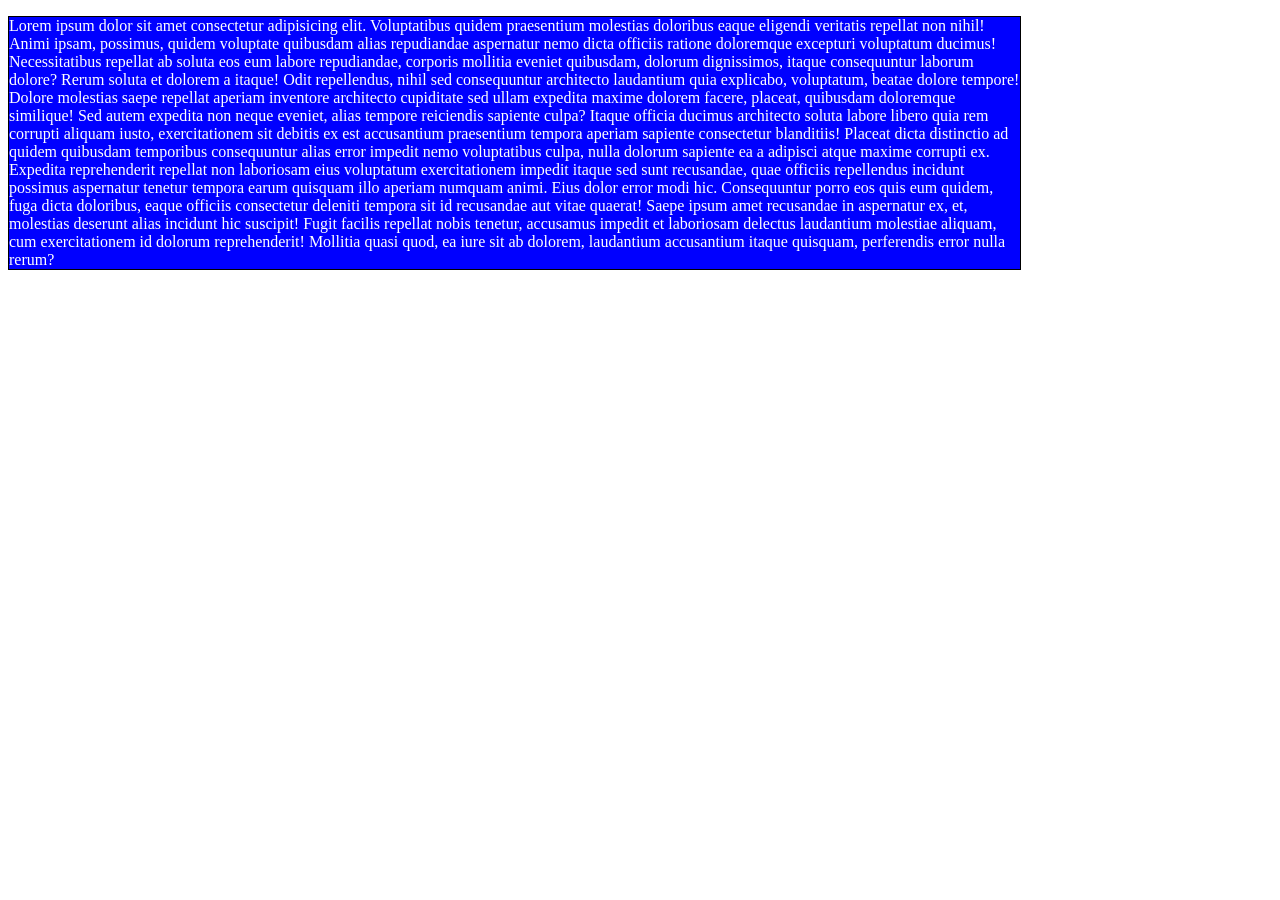
<file: responsive.html>
<!DOCTYPE html>
<html lang="en">
<head>
    <meta charset="UTF-8">
    <meta name="viewport" content="width=device-width, initial-scale=1.0">
    <title>Responsive Design</title>
    <link rel="stylesheet" href="responsive.css">

</head>
<body>
<!-- viewport -->
 <p>Lorem ipsum dolor sit amet consectetur adipisicing elit. Voluptatibus quidem praesentium molestias doloribus eaque eligendi veritatis repellat non nihil! Animi ipsam, possimus, quidem voluptate quibusdam alias repudiandae aspernatur nemo dicta officiis ratione doloremque excepturi voluptatum ducimus! Necessitatibus repellat ab soluta eos eum labore repudiandae, corporis mollitia eveniet quibusdam, dolorum dignissimos, itaque consequuntur laborum dolore? Rerum soluta et dolorem a itaque! Odit repellendus, nihil sed consequuntur architecto laudantium quia explicabo, voluptatum, beatae dolore tempore! Dolore molestias saepe repellat aperiam inventore architecto cupiditate sed ullam expedita maxime dolorem facere, placeat, quibusdam doloremque similique! Sed autem expedita non neque eveniet, alias tempore reiciendis sapiente culpa? Itaque officia ducimus architecto soluta labore libero quia rem corrupti aliquam iusto, exercitationem sit debitis ex est accusantium praesentium tempora aperiam sapiente consectetur blanditiis! Placeat dicta distinctio ad quidem quibusdam temporibus consequuntur alias error impedit nemo voluptatibus culpa, nulla dolorum sapiente ea a adipisci atque maxime corrupti ex. Expedita reprehenderit repellat non laboriosam eius voluptatum exercitationem impedit itaque sed sunt recusandae, quae officiis repellendus incidunt possimus aspernatur tenetur tempora earum quisquam illo aperiam numquam animi. Eius dolor error modi hic. Consequuntur porro eos quis eum quidem, fuga dicta doloribus, eaque officiis consectetur deleniti tempora sit id recusandae aut vitae quaerat! Saepe ipsum amet recusandae in aspernatur ex, et, molestias deserunt alias incidunt hic suscipit! Fugit facilis repellat nobis tenetur, accusamus impedit et laboriosam delectus laudantium molestiae aliquam, cum exercitationem id dolorum reprehenderit! Mollitia quasi quod, ea iure sit ab dolorem, laudantium accusantium itaque quisquam, perferendis error nulla rerum?</p>

</body>
</html>
</file>
<file: index.css>
/* ============================================================
   JUNAYED AMIN RAHAT — PROFESSIONAL PORTFOLIO
   Dark Theme | Glassmorphism | Modern Design
   ============================================================ */

/* ===== CSS VARIABLES ===== */
:root {
    --primary: #7c3aed;
    --primary-light: #a855f7;
    --primary-dark: #5b21b6;
    --accent: #06b6d4;
    --accent-light: #67e8f9;
    --bg: #0a0a0f;
    --bg-card: #12121a;
    --bg-card-hover: #1a1a28;
    --border: rgba(124, 58, 237, 0.2);
    --border-hover: rgba(124, 58, 237, 0.6);
    --text-primary: #f1f0f7;
    --text-secondary: #9491a7;
    --text-muted: #6c6880;
    --glass: rgba(255, 255, 255, 0.04);
    --glass-border: rgba(255, 255, 255, 0.08);
    --shadow: 0 25px 50px rgba(0, 0, 0, 0.6);
    --shadow-card: 0 8px 32px rgba(0, 0, 0, 0.4);
    --radius: 16px;
    --radius-lg: 24px;
    --transition: 0.3s cubic-bezier(0.4, 0, 0.2, 1);
    --font-body: 'Inter', sans-serif;
    --font-heading: 'Poppins', sans-serif;
}

/* ===== RESET & BASE ===== */
*,
*::before,
*::after {
    margin: 0;
    padding: 0;
    box-sizing: border-box;
}

html {
    scroll-behavior: smooth;
    font-size: 16px;
}

body {
    font-family: var(--font-body);
    background: var(--bg);
    color: var(--text-primary);
    line-height: 1.7;
    overflow-x: hidden;
}

::selection {
    background: var(--primary);
    color: white;
}

/* ===== SCROLLBAR ===== */
::-webkit-scrollbar {
    width: 6px;
}

::-webkit-scrollbar-track {
    background: var(--bg);
}

::-webkit-scrollbar-thumb {
    background: var(--primary);
    border-radius: 3px;
}

::-webkit-scrollbar-thumb:hover {
    background: var(--primary-light);
}

/* ===== UTILITY ===== */
.container {
    max-width: 1100px;
    margin: 0 auto;
    padding: 0 24px;
}

.section {
    padding: 100px 0;
}

/* ===== SECTION HEADER ===== */
.section-header {
    text-align: center;
    margin-bottom: 64px;
}

.section-label {
    font-size: 13px;
    font-weight: 600;
    letter-spacing: 3px;
    text-transform: uppercase;
    color: var(--primary-light);
    margin-bottom: 12px;
}

.section-title {
    font-family: var(--font-heading);
    font-size: clamp(2rem, 5vw, 3rem);
    font-weight: 700;
    color: var(--text-primary);
    margin-bottom: 16px;
}

.section-title span {
    background: linear-gradient(135deg, var(--primary-light), var(--accent));
    -webkit-background-clip: text;
    -webkit-text-fill-color: transparent;
    background-clip: text;
}

.section-line {
    width: 60px;
    height: 4px;
    background: linear-gradient(90deg, var(--primary), var(--accent));
    border-radius: 2px;
    margin: 0 auto;
}

/* ===== BUTTONS ===== */
.btn {
    display: inline-flex;
    align-items: center;
    gap: 8px;
    padding: 12px 28px;
    border-radius: 50px;
    font-family: var(--font-body);
    font-size: 15px;
    font-weight: 600;
    text-decoration: none;
    cursor: pointer;
    border: none;
    transition: var(--transition);
    position: relative;
    overflow: hidden;
}

.btn-primary {
    background: linear-gradient(135deg, var(--primary), var(--primary-light));
    color: white;
    box-shadow: 0 4px 24px rgba(124, 58, 237, 0.4);
}

.btn-primary:hover {
    transform: translateY(-3px);
    box-shadow: 0 8px 32px rgba(124, 58, 237, 0.6);
}

.btn-outline {
    background: transparent;
    color: var(--text-primary);
    border: 2px solid var(--border-hover);
}

.btn-outline:hover {
    background: var(--glass);
    border-color: var(--primary-light);
    color: var(--primary-light);
    transform: translateY(-3px);
}

.btn-full {
    width: 100%;
    justify-content: center;
}

/* ===== NAVBAR ===== */
.navbar {
    position: fixed;
    top: 16px;
    left: 50%;
    transform: translateX(-50%);
    width: 92%;
    max-width: 1100px;
    z-index: 1000;
    display: flex;
    align-items: center;
    justify-content: space-between;
    padding: 14px 28px;
    background: rgba(10, 10, 15, 0.7);
    backdrop-filter: blur(20px);
    -webkit-backdrop-filter: blur(20px);
    border: 1px solid var(--glass-border);
    border-radius: 50px;
    transition: transform 0.4s ease, background 0.3s ease,
        box-shadow 0.3s ease, opacity 0.4s ease;
    opacity: 1;
}

/* Scroll Down হলে navbar উপরে চলে যাবে */
.navbar.nav-hidden {
    transform: translateX(-50%) translateY(calc(-100% - 24px));
    opacity: 0;
    pointer-events: none;
}

.navbar.scrolled {
    background: rgba(10, 10, 15, 0.95);
    box-shadow: 0 8px 40px rgba(0, 0, 0, 0.5);
}

.logo {
    font-family: var(--font-heading);
    font-size: 22px;
    font-weight: 800;
    color: var(--text-primary);
}

.logo-bracket {
    color: var(--primary-light);
}

.nav-links {
    display: flex;
    list-style: none;
    gap: 4px;
}

.nav-link {
    display: block;
    padding: 8px 14px;
    text-decoration: none;
    color: var(--text-secondary);
    font-size: 14px;
    font-weight: 500;
    border-radius: 50px;
    transition: var(--transition);
}

.nav-link:hover,
.nav-link.active {
    color: var(--primary-light);
    background: rgba(124, 58, 237, 0.1);
}

.nav-resume-btn {
    display: inline-flex;
    align-items: center;
    gap: 6px;
    padding: 9px 20px;
    background: linear-gradient(135deg, var(--primary), var(--primary-light));
    color: white;
    text-decoration: none;
    border-radius: 50px;
    font-size: 13px;
    font-weight: 600;
    transition: var(--transition);
    white-space: nowrap;
}

.nav-resume-btn:hover {
    transform: scale(1.05);
    box-shadow: 0 4px 20px rgba(124, 58, 237, 0.5);
}

.hamburger {
    display: none;
    flex-direction: column;
    gap: 5px;
    background: none;
    border: none;
    cursor: pointer;
    padding: 4px;
}

.hamburger span {
    display: block;
    width: 24px;
    height: 2px;
    background: var(--text-primary);
    border-radius: 2px;
    transition: var(--transition);
}

/* ===== HERO SECTION ===== */
.hero {
    position: relative;
    min-height: 100vh;
    display: flex;
    align-items: center;
    justify-content: center;
    gap: 60px;
    padding: 120px 60px 60px;
    overflow: hidden;
}

/* Hero Background */
.hero-bg {
    position: absolute;
    inset: 0;
    overflow: hidden;
}

.orb {
    position: absolute;
    border-radius: 50%;
    filter: blur(80px);
    opacity: 0.25;
    animation: floatOrb 8s ease-in-out infinite;
}

.orb-1 {
    width: 500px;
    height: 500px;
    background: radial-gradient(circle, var(--primary), transparent);
    top: -100px;
    left: -100px;
    animation-delay: 0s;
}

.orb-2 {
    width: 400px;
    height: 400px;
    background: radial-gradient(circle, var(--accent), transparent);
    bottom: -100px;
    right: -100px;
    animation-delay: -4s;
}

.orb-3 {
    width: 300px;
    height: 300px;
    background: radial-gradient(circle, #ec4899, transparent);
    top: 50%;
    left: 50%;
    transform: translate(-50%, -50%);
    animation-delay: -2s;
}

.grid-overlay {
    position: absolute;
    inset: 0;
    background-image:
        linear-gradient(rgba(124, 58, 237, 0.05) 1px, transparent 1px),
        linear-gradient(90deg, rgba(124, 58, 237, 0.05) 1px, transparent 1px);
    background-size: 50px 50px;
}

@keyframes floatOrb {

    0%,
    100% {
        transform: translate(0, 0) scale(1);
    }

    33% {
        transform: translate(30px, -20px) scale(1.05);
    }

    66% {
        transform: translate(-20px, 15px) scale(0.95);
    }
}

/* Hero Content */
.hero-content {
    flex: 1;
    max-width: 520px;
    z-index: 2;
    animation: fadeSlideRight 1s ease forwards;
}

.greeting {
    font-size: 18px;
    color: var(--text-secondary);
    margin-bottom: 12px;
    display: flex;
    align-items: center;
    gap: 8px;
}

.wave {
    display: inline-block;
    animation: wave 2.5s ease-in-out infinite;
    transform-origin: 70% 70%;
}

@keyframes wave {

    0%,
    100% {
        transform: rotate(0deg);
    }

    15% {
        transform: rotate(14deg);
    }

    30% {
        transform: rotate(-8deg);
    }

    45% {
        transform: rotate(14deg);
    }

    60% {
        transform: rotate(-4deg);
    }

    75% {
        transform: rotate(10deg);
    }
}

.hero-name {
    font-family: var(--font-heading);
    font-size: clamp(2.5rem, 6vw, 4rem);
    font-weight: 800;
    line-height: 1.1;
    color: var(--text-primary);
    margin-bottom: 16px;
}

.name-highlight {
    background: linear-gradient(135deg, var(--primary-light), var(--accent));
    -webkit-background-clip: text;
    -webkit-text-fill-color: transparent;
    background-clip: text;
}

.hero-subtitle {
    font-size: 22px;
    font-weight: 600;
    color: var(--primary-light);
    min-height: 36px;
    margin-bottom: 20px;
}

.cursor-blink {
    animation: blink 1s step-end infinite;
}

@keyframes blink {

    0%,
    100% {
        opacity: 1;
    }

    50% {
        opacity: 0;
    }
}

.hero-desc {
    font-size: 16px;
    color: var(--text-secondary);
    max-width: 420px;
    margin-bottom: 36px;
    line-height: 1.8;
}

.hero-buttons {
    display: flex;
    gap: 16px;
    flex-wrap: wrap;
    margin-bottom: 40px;
}

.hero-social {
    display: flex;
    gap: 12px;
}

.social-icon {
    display: flex;
    align-items: center;
    justify-content: center;
    width: 42px;
    height: 42px;
    border-radius: 50%;
    background: var(--glass);
    border: 1px solid var(--glass-border);
    color: var(--text-secondary);
    font-size: 17px;
    text-decoration: none;
    transition: var(--transition);
}

.social-icon:hover {
    background: var(--primary);
    border-color: var(--primary);
    color: white;
    transform: translateY(-4px);
    box-shadow: 0 8px 24px rgba(124, 58, 237, 0.4);
}

/* Hero Image */
.hero-image-wrapper {
    flex-shrink: 0;
    position: relative;
    width: 360px;
    height: 360px;
    z-index: 2;
    animation: fadeSlideLeft 1s ease forwards;
}

.hero-image-ring {
    position: absolute;
    inset: -20px;
    border-radius: 50%;
    border: 2px dashed rgba(124, 58, 237, 0.3);
    animation: spinRing 20s linear infinite;
}

.ring-2 {
    inset: -40px;
    border-color: rgba(6, 182, 212, 0.2);
    animation-duration: 30s;
    animation-direction: reverse;
}

@keyframes spinRing {
    to {
        transform: rotate(360deg);
    }
}

.hero-image-container {
    width: 100%;
    height: 100%;
    border-radius: 50%;
    overflow: hidden;
    border: 3px solid var(--border-hover);
    box-shadow:
        0 0 0 8px rgba(124, 58, 237, 0.1),
        var(--shadow);
}

.hero-photo {
    width: 100%;
    height: 100%;
    object-fit: cover;
    object-position: center top;
    transition: transform 0.5s ease;
}

.hero-image-wrapper:hover .hero-photo {
    transform: scale(1.06);
}

/* Floating Badges */
.hero-badge {
    position: absolute;
    background: rgba(12, 12, 20, 0.85);
    backdrop-filter: blur(12px);
    border: 1px solid var(--glass-border);
    border-radius: 50px;
    padding: 8px 16px;
    font-size: 13px;
    font-weight: 600;
    color: var(--text-primary);
    white-space: nowrap;
    display: flex;
    align-items: center;
    gap: 6px;
    box-shadow: var(--shadow-card);
    animation: floatBadge 4s ease-in-out infinite;
}

.badge-1 {
    top: 10%;
    right: -40px;
    animation-delay: 0s;
    color: #60a5fa;
}

.badge-2 {
    bottom: 15%;
    right: -50px;
    animation-delay: -1.5s;
    color: #facc15;
}

.badge-3 {
    top: 55%;
    left: -55px;
    animation-delay: -3s;
    color: #f59e0b;
}

@keyframes floatBadge {

    0%,
    100% {
        transform: translateY(0px);
    }

    50% {
        transform: translateY(-10px);
    }
}

/* Scroll Indicator */
.scroll-indicator {
    position: absolute;
    bottom: 32px;
    left: 50%;
    transform: translateX(-50%);
    display: flex;
    flex-direction: column;
    align-items: center;
    gap: 8px;
}

.scroll-dot {
    width: 24px;
    height: 38px;
    border: 2px solid var(--border-hover);
    border-radius: 12px;
    position: relative;
}

.scroll-dot::after {
    content: '';
    position: absolute;
    top: 6px;
    left: 50%;
    transform: translateX(-50%);
    width: 4px;
    height: 8px;
    background: var(--primary-light);
    border-radius: 2px;
    animation: scrollDot 2s ease-in-out infinite;
}

@keyframes scrollDot {
    0% {
        top: 6px;
        opacity: 1;
    }

    100% {
        top: 20px;
        opacity: 0;
    }
}

/* ===== ABOUT SECTION ===== */
.about {
    background: linear-gradient(180deg, var(--bg) 0%, rgba(124, 58, 237, 0.03) 50%, var(--bg) 100%);
}

.about-grid {
    display: grid;
    grid-template-columns: 1fr 1.4fr;
    gap: 60px;
    align-items: center;
}

.about-stats {
    display: grid;
    grid-template-columns: 1fr 1fr;
    gap: 20px;
}

.stat-card {
    background: var(--bg-card);
    border: 1px solid var(--border);
    border-radius: var(--radius);
    padding: 28px 20px;
    text-align: center;
    transition: var(--transition);
}

.stat-card:hover {
    border-color: var(--primary);
    transform: translateY(-6px);
    box-shadow: 0 12px 40px rgba(124, 58, 237, 0.2);
    background: var(--bg-card-hover);
}

.stat-icon {
    font-size: 28px;
    display: block;
    margin-bottom: 10px;
}

.stat-num {
    font-family: var(--font-heading);
    font-size: 28px;
    font-weight: 800;
    background: linear-gradient(135deg, var(--primary-light), var(--accent));
    -webkit-background-clip: text;
    -webkit-text-fill-color: transparent;
    background-clip: text;
}

.stat-card p {
    font-size: 13px;
    color: var(--text-muted);
    margin-top: 4px;
}

.about-text p {
    color: var(--text-secondary);
    margin-bottom: 20px;
    font-size: 15.5px;
    line-height: 1.9;
}

.about-text strong {
    color: var(--primary-light);
    font-weight: 600;
}

.about-actions {
    display: flex;
    gap: 16px;
    flex-wrap: wrap;
    margin-top: 32px;
}

/* ===== SKILLS SECTION ===== */
.skills {
    background: var(--bg);
}

.skills-grid {
    display: grid;
    grid-template-columns: repeat(2, 1fr);
    gap: 28px;
}

.skill-category {
    background: var(--bg-card);
    border: 1px solid var(--border);
    border-radius: var(--radius-lg);
    padding: 32px;
    transition: var(--transition);
}

.skill-category:hover {
    border-color: var(--primary);
    box-shadow: 0 8px 40px rgba(124, 58, 237, 0.15);
}

.category-title {
    font-family: var(--font-heading);
    font-size: 16px;
    font-weight: 700;
    color: var(--text-primary);
    margin-bottom: 20px;
    display: flex;
    align-items: center;
    gap: 10px;
}

.category-title i {
    color: var(--primary-light);
}

.skill-tags {
    display: flex;
    flex-wrap: wrap;
    gap: 10px;
}

.skill-tag {
    display: inline-flex;
    align-items: center;
    gap: 7px;
    padding: 8px 16px;
    border-radius: 50px;
    font-size: 13px;
    font-weight: 600;
    border: 1px solid;
    transition: var(--transition);
    cursor: default;
}

.skill-tag:hover {
    transform: translateY(-3px);
    box-shadow: 0 6px 20px rgba(0, 0, 0, 0.3);
}

/* Inline SVG icons for skills */
.skill-svg {
    width: 16px;
    height: 16px;
    display: inline-block;
    vertical-align: middle;
    flex-shrink: 0;
}

.skill-tag.java {
    color: #f97316;
    border-color: rgba(249, 115, 22, 0.3);
    background: rgba(249, 115, 22, 0.08);
}

.skill-tag.solidity {
    color: #8b9ef5;
    border-color: rgba(139, 158, 245, 0.4);
    background: rgba(139, 158, 245, 0.12);
}

.skill-tag.python {
    color: #facc15;
    border-color: rgba(250, 204, 21, 0.3);
    background: rgba(250, 204, 21, 0.08);
}

.skill-tag.c {
    color: #60a5fa;
    border-color: rgba(96, 165, 250, 0.3);
    background: rgba(96, 165, 250, 0.08);
}

.skill-tag.html {
    color: #fb923c;
    border-color: rgba(251, 146, 60, 0.3);
    background: rgba(251, 146, 60, 0.08);
}

.skill-tag.css {
    color: #38bdf8;
    border-color: rgba(56, 189, 248, 0.3);
    background: rgba(56, 189, 248, 0.08);
}

.skill-tag.js {
    color: #fbbf24;
    border-color: rgba(251, 191, 36, 0.3);
    background: rgba(251, 191, 36, 0.08);
}

.skill-tag.react {
    color: #38bdf8;
    border-color: rgba(56, 189, 248, 0.4);
    background: rgba(56, 189, 248, 0.1);
}

.skill-tag.nextjs {
    color: #e2e8f0;
    border-color: rgba(226, 232, 240, 0.3);
    background: rgba(226, 232, 240, 0.07);
}

.skill-tag.flutter {
    color: #67e8f9;
    border-color: rgba(103, 232, 249, 0.3);
    background: rgba(103, 232, 249, 0.08);
}

.skill-tag.firebase {
    color: #fb923c;
    border-color: rgba(251, 146, 60, 0.3);
    background: rgba(251, 146, 60, 0.08);
}

.skill-tag.mongodb {
    color: #4ade80;
    border-color: rgba(74, 222, 128, 0.35);
    background: rgba(74, 222, 128, 0.08);
}

.skill-tag.dart {
    color: #a78bfa;
    border-color: rgba(167, 139, 250, 0.3);
    background: rgba(167, 139, 250, 0.08);
}

.skill-tag.git {
    color: #f87171;
    border-color: rgba(248, 113, 113, 0.3);
    background: rgba(248, 113, 113, 0.08);
}

.skill-tag.github {
    color: var(--text-secondary);
    border-color: var(--glass-border);
    background: var(--glass);
}

.skill-tag.vscode {
    color: #60a5fa;
    border-color: rgba(96, 165, 250, 0.3);
    background: rgba(96, 165, 250, 0.08);
}

/* ===== PROJECTS SECTION ===== */
.projects {
    background: linear-gradient(180deg, var(--bg) 0%, rgba(6, 182, 212, 0.03) 50%, var(--bg) 100%);
}

.projects-grid {
    display: grid;
    grid-template-columns: repeat(2, 1fr);
    gap: 28px;
}

.project-card {
    background: var(--bg-card);
    border: 1px solid var(--border);
    border-radius: var(--radius-lg);
    padding: 32px;
    transition: var(--transition);
    position: relative;
    overflow: hidden;
}

.project-card::before {
    content: '';
    position: absolute;
    top: 0;
    left: 0;
    right: 0;
    height: 3px;
    background: linear-gradient(90deg, var(--primary), var(--accent));
    opacity: 0;
    transition: var(--transition);
}

.project-card:hover {
    border-color: var(--primary);
    transform: translateY(-8px);
    box-shadow: 0 20px 60px rgba(124, 58, 237, 0.2);
    background: var(--bg-card-hover);
}

.project-card:hover::before {
    opacity: 1;
}

.project-card-header {
    display: flex;
    align-items: flex-start;
    justify-content: space-between;
    margin-bottom: 20px;
}

.project-icon {
    width: 52px;
    height: 52px;
    background: linear-gradient(135deg, rgba(124, 58, 237, 0.2), rgba(6, 182, 212, 0.1));
    border: 1px solid var(--border);
    border-radius: 14px;
    display: flex;
    align-items: center;
    justify-content: center;
    font-size: 22px;
    color: var(--primary-light);
    transition: var(--transition);
}

.project-card:hover .project-icon {
    background: linear-gradient(135deg, var(--primary), var(--accent));
    color: white;
    border-color: transparent;
}

.project-links-top a {
    display: flex;
    align-items: center;
    justify-content: center;
    width: 36px;
    height: 36px;
    background: var(--glass);
    border: 1px solid var(--glass-border);
    border-radius: 10px;
    color: var(--text-secondary);
    text-decoration: none;
    font-size: 16px;
    transition: var(--transition);
}

.project-links-top a:hover {
    background: var(--primary);
    border-color: var(--primary);
    color: white;
    transform: rotate(-45deg);
}

.project-title {
    font-family: var(--font-heading);
    font-size: 19px;
    font-weight: 700;
    color: var(--text-primary);
    margin-bottom: 12px;
    transition: var(--transition);
}

.project-card:hover .project-title {
    color: var(--primary-light);
}

.project-desc {
    font-size: 14px;
    color: var(--text-secondary);
    line-height: 1.8;
    margin-bottom: 20px;
}

.project-tags {
    display: flex;
    flex-wrap: wrap;
    gap: 8px;
}

.project-tags span {
    padding: 4px 12px;
    background: rgba(124, 58, 237, 0.1);
    border: 1px solid rgba(124, 58, 237, 0.2);
    border-radius: 50px;
    font-size: 12px;
    font-weight: 500;
    color: var(--primary-light);
}

/* ===== EDUCATION SECTION ===== */
.education {
    background: var(--bg);
}

.timeline {
    max-width: 700px;
    margin: 0 auto;
    position: relative;
    padding-left: 32px;
}

.timeline::before {
    content: '';
    position: absolute;
    left: 0;
    top: 0;
    bottom: 0;
    width: 2px;
    background: linear-gradient(180deg, var(--primary), var(--accent));
    border-radius: 2px;
}

.timeline-item {
    position: relative;
    margin-bottom: 40px;
}

.timeline-dot {
    position: absolute;
    left: -39px;
    top: 24px;
    width: 16px;
    height: 16px;
    background: linear-gradient(135deg, var(--primary), var(--accent));
    border-radius: 50%;
    border: 3px solid var(--bg);
    box-shadow: 0 0 0 3px var(--primary);
}

.timeline-card {
    background: var(--bg-card);
    border: 1px solid var(--border);
    border-radius: var(--radius);
    padding: 28px 32px;
    transition: var(--transition);
}

.timeline-card:hover {
    border-color: var(--primary);
    box-shadow: 0 8px 40px rgba(124, 58, 237, 0.15);
    transform: translateX(8px);
}

.timeline-date {
    font-size: 13px;
    font-weight: 600;
    color: var(--primary-light);
    letter-spacing: 0.5px;
    display: flex;
    align-items: center;
    gap: 6px;
    margin-bottom: 10px;
}

.timeline-card h3 {
    font-family: var(--font-heading);
    font-size: 20px;
    font-weight: 700;
    color: var(--text-primary);
    margin-bottom: 8px;
}

.timeline-institution {
    font-size: 14px;
    color: var(--accent);
    font-weight: 500;
    display: flex;
    align-items: center;
    gap: 6px;
    margin-bottom: 10px;
}

.timeline-desc {
    font-size: 14px;
    color: var(--text-secondary);
    line-height: 1.8;
}

/* ===== CONTACT SECTION ===== */
.contact {
    background: linear-gradient(180deg, var(--bg) 0%, rgba(124, 58, 237, 0.04) 50%, var(--bg) 100%);
}

.contact-grid {
    display: grid;
    grid-template-columns: 1fr 1.3fr;
    gap: 60px;
    align-items: start;
}

.contact-info-panel h3 {
    font-family: var(--font-heading);
    font-size: 28px;
    font-weight: 700;
    color: var(--text-primary);
    margin-bottom: 16px;
}

.contact-info-panel>p {
    color: var(--text-secondary);
    font-size: 15px;
    line-height: 1.9;
    margin-bottom: 36px;
}

.contact-items {
    display: flex;
    flex-direction: column;
    gap: 20px;
    margin-bottom: 36px;
}

.contact-item {
    display: flex;
    align-items: center;
    gap: 18px;
    text-decoration: none;
    padding: 18px 20px;
    background: var(--bg-card);
    border: 1px solid var(--border);
    border-radius: var(--radius);
    transition: var(--transition);
    color: inherit;
}

.contact-item:hover {
    border-color: var(--primary);
    background: var(--bg-card-hover);
    transform: translateX(6px);
}

.contact-item-icon {
    width: 48px;
    height: 48px;
    flex-shrink: 0;
    background: linear-gradient(135deg, rgba(124, 58, 237, 0.2), rgba(6, 182, 212, 0.1));
    border: 1px solid var(--border);
    border-radius: 12px;
    display: flex;
    align-items: center;
    justify-content: center;
    font-size: 18px;
    color: var(--primary-light);
    transition: var(--transition);
}

.contact-item:hover .contact-item-icon {
    background: linear-gradient(135deg, var(--primary), var(--accent));
    color: white;
    border-color: transparent;
}

.contact-item h4 {
    font-size: 12px;
    font-weight: 600;
    color: var(--text-muted);
    text-transform: uppercase;
    letter-spacing: 1px;
    margin-bottom: 4px;
}

.contact-item p {
    font-size: 15px;
    color: var(--text-primary);
    font-weight: 500;
}

.contact-social {
    display: flex;
    gap: 12px;
}

.social-btn {
    display: flex;
    align-items: center;
    justify-content: center;
    width: 46px;
    height: 46px;
    background: var(--bg-card);
    border: 1px solid var(--border);
    border-radius: 12px;
    color: var(--text-secondary);
    font-size: 18px;
    text-decoration: none;
    transition: var(--transition);
}

.social-btn:hover {
    background: var(--primary);
    border-color: var(--primary);
    color: white;
    transform: translateY(-4px);
    box-shadow: 0 8px 24px rgba(124, 58, 237, 0.4);
}

/* Contact Form */
.contact-form-panel {
    background: var(--bg-card);
    border: 1px solid var(--border);
    border-radius: var(--radius-lg);
    padding: 40px;
}

.contact-form {
    display: flex;
    flex-direction: column;
    gap: 20px;
}

.form-group {
    display: flex;
    flex-direction: column;
    gap: 8px;
}

.form-group label {
    font-size: 13px;
    font-weight: 600;
    color: var(--text-secondary);
    letter-spacing: 0.5px;
}

.form-group input,
.form-group textarea {
    background: rgba(255, 255, 255, 0.03);
    border: 1px solid var(--border);
    border-radius: 12px;
    padding: 14px 18px;
    color: var(--text-primary);
    font-family: var(--font-body);
    font-size: 15px;
    outline: none;
    transition: var(--transition);
    resize: vertical;
}

.form-group input::placeholder,
.form-group textarea::placeholder {
    color: var(--text-muted);
}

.form-group input:focus,
.form-group textarea:focus {
    border-color: var(--primary);
    background: rgba(124, 58, 237, 0.05);
    box-shadow: 0 0 0 3px rgba(124, 58, 237, 0.1);
}

.form-status {
    text-align: center;
    font-size: 14px;
    font-weight: 500;
    padding: 12px 16px;
    border-radius: 10px;
    display: none;
    line-height: 1.5;
    transition: var(--transition);
}

.form-status.success {
    display: block;
    background: rgba(34, 197, 94, 0.12);
    border: 1px solid rgba(34, 197, 94, 0.35);
    color: #4ade80;
}

.form-status.error {
    display: block;
    background: rgba(239, 68, 68, 0.12);
    border: 1px solid rgba(239, 68, 68, 0.35);
    color: #f87171;
}

.form-status.info {
    display: block;
    background: rgba(6, 182, 212, 0.12);
    border: 1px solid rgba(6, 182, 212, 0.35);
    color: #38bdf8;
}

.btn:disabled {
    opacity: 0.7;
    cursor: not-allowed;
    pointer-events: none;
}

/* ===== FOOTER ===== */
.footer {
    position: relative;
    background: radial-gradient(ellipse 70% 50% at 50% 0%, rgba(124, 58, 237, 0.15), transparent 75%),
                linear-gradient(180deg, #131124 0%, #07060e 100%);
    border-top: 1px solid rgba(124, 58, 237, 0.35);
    padding: 60px 0 0;
    box-shadow: 0 -20px 50px rgba(0, 0, 0, 0.6);
    overflow: hidden;
}

.footer::before {
    content: '';
    position: absolute;
    top: 0;
    left: 15%;
    right: 15%;
    height: 2px;
    background: linear-gradient(90deg, transparent, var(--primary-light), var(--accent), transparent);
    opacity: 0.85;
}

.footer-content {
    text-align: center;
    padding-bottom: 28px;
    border-bottom: 1px solid rgba(124, 58, 237, 0.15);
}

.footer-logo,
.footer .logo {
    font-family: var(--font-heading);
    font-size: 26px;
    font-weight: 800;
    color: var(--text-primary);
    margin-bottom: 10px;
    display: inline-block;
    letter-spacing: -0.5px;
}

.footer-tagline {
    font-size: 14px;
    color: var(--text-muted);
    margin-bottom: 0;
}

.footer-links {
    display: flex;
    justify-content: center;
    gap: 24px;
    flex-wrap: wrap;
}

.footer-links a {
    color: var(--text-secondary);
    text-decoration: none;
    font-size: 14px;
    font-weight: 500;
    padding: 6px 14px;
    border-radius: 50px;
    transition: var(--transition);
}

.footer-links a:hover {
    color: var(--text-primary);
    background: rgba(124, 58, 237, 0.15);
    box-shadow: 0 0 16px rgba(124, 58, 237, 0.2);
}

.footer-bottom {
    padding: 24px 0;
    text-align: center;
    background: rgba(0, 0, 0, 0.35);
}

.footer-bottom p {
    font-size: 13px;
    color: var(--text-muted);
}

.heart {
    animation: heartbeat 1.5s ease-in-out infinite;
    display: inline-block;
}

@keyframes heartbeat {

    0%,
    100% {
        transform: scale(1);
    }

    50% {
        transform: scale(1.2);
    }
}

/* ===== BACK TO TOP ===== */
.back-to-top {
    position: fixed;
    bottom: 28px;
    right: 28px;
    width: 48px;
    height: 48px;
    background: linear-gradient(135deg, var(--primary), var(--primary-light));
    color: white;
    border: none;
    border-radius: 50%;
    font-size: 16px;
    cursor: pointer;
    display: flex;
    align-items: center;
    justify-content: center;
    box-shadow: 0 4px 24px rgba(124, 58, 237, 0.5);
    transition: var(--transition);
    opacity: 0;
    transform: translateY(20px);
    pointer-events: none;
    z-index: 999;
}

.back-to-top.visible {
    opacity: 1;
    transform: translateY(0);
    pointer-events: auto;
}

.back-to-top:hover {
    transform: translateY(-4px);
    box-shadow: 0 8px 32px rgba(124, 58, 237, 0.7);
}

/* ===== ENTRY ANIMATIONS ===== */
@keyframes fadeSlideRight {
    from {
        opacity: 0;
        transform: translateX(-40px);
    }

    to {
        opacity: 1;
        transform: translateX(0);
    }
}

@keyframes fadeSlideLeft {
    from {
        opacity: 0;
        transform: translateX(40px);
    }

    to {
        opacity: 1;
        transform: translateX(0);
    }
}

[data-aos] {
    opacity: 0;
    transform: translateY(30px);
    transition: opacity 0.7s ease, transform 0.7s ease;
}

[data-aos="fade-right"] {
    transform: translateX(-30px);
}

[data-aos="fade-left"] {
    transform: translateX(30px);
}

[data-aos].aos-animate {
    opacity: 1;
    transform: translate(0, 0);
}

/* ===== RESPONSIVE ===== */
@media (max-width: 1024px) {
    .hero {
        flex-direction: column;
        text-align: center;
        padding: 120px 30px 80px;
        gap: 40px;
    }

    .hero-content {
        max-width: 100%;
    }

    .greeting,
    .hero-desc {
        justify-content: center;
    }

    .hero-buttons,
    .hero-social {
        justify-content: center;
    }

    .hero-image-wrapper {
        width: 280px;
        height: 280px;
    }

    .badge-1,
    .badge-2 {
        right: -20px;
    }

    .badge-3 {
        left: -20px;
    }

    .about-grid {
        grid-template-columns: 1fr;
        gap: 40px;
    }

    .contact-grid {
        grid-template-columns: 1fr;
        gap: 40px;
    }
}

@media (max-width: 768px) {
    .section {
        padding: 72px 0;
    }

    .navbar {
        padding: 12px 20px;
    }

    .nav-links {
        display: none;
        position: absolute;
        top: calc(100% + 10px);
        left: 0;
        right: 0;
        background: rgba(10, 10, 15, 0.98);
        backdrop-filter: blur(20px);
        border: 1px solid var(--glass-border);
        border-radius: var(--radius-lg);
        flex-direction: column;
        padding: 16px;
        gap: 4px;
    }

    .nav-links.open {
        display: flex;
    }

    .nav-link {
        padding: 12px 16px;
        border-radius: 12px;
    }

    .nav-resume-btn {
        display: none;
    }

    .hamburger {
        display: flex;
    }

    .skills-grid {
        grid-template-columns: 1fr;
    }

    .projects-grid {
        grid-template-columns: 1fr;
    }

    .about-stats {
        grid-template-columns: 1fr 1fr;
    }

    .hero-image-wrapper {
        width: 220px;
        height: 220px;
    }

    .badge-1,
    .badge-2,
    .badge-3 {
        display: none;
    }

    .contact-form-panel {
        padding: 24px;
    }
}

@media (max-width: 480px) {
    .hero-buttons {
        flex-direction: column;
    }

    .btn {
        width: 100%;
        justify-content: center;
    }

    .about-stats {
        grid-template-columns: 1fr 1fr;
    }
}
</file>
<file: Flex/style.css>
.parent{
    width:90vw;
    height:90vh;
    background-color: rgba(218, 218, 218,0.76 );
    display:flex;
    flex-direction:column;
    flex-wrap:wrap;
    justify-content:center;
    align-content:center;

}
.parent div{
    width:200px;
    height:200px;
    color:white;
    font-weight: bold;

}
.child1{
    background-color: red;
    order:1;
}
.child2{
    background-color: blue;
    order:2;
}
.child3{
    background-color: green;
    order:3;
}
.child4{
    background-color: rgb(0, 255, 145);
    order:4;
}
.child5{
    background-color: purple;
    order:5;
}
.child6{
    background-color: orange;
    order:6;
}
</file>
<file: login page/style.css>
body{
    margin:0;
    padding:0;
    background-color: #1a1a2a;
    height:100vh;
    display:flex;
    flex-direction:column;
    justify-content:center;
    align-items:center;
    gap:20px;
}
form{
    background-color: #0f3289;
    padding: 20px;
    border-radius: 20px;
    border-radius: 5px;
    width:200px;
    display:flex;
    flex-direction:column;
}
h2{
    text-align:center;
    color:white;
}
input{
    margin-bottom: 6px;
    padding: 2px;
    border-radius: 2px;
    border:2px solid black;
    display:flex;
}
button{
    background-color: #1a1a2a;
    color:white;
    padding: 5px;
    border-radius: 5px;
    border:1px solid black;
    cursor:pointer;
    display:flex;
    flex-direction:column;
}
button:hover{
    background-color: #4c4f57;
}
</file>
<file: color.css>
.div1 {
    width:200px;
    height:200px;
    background-color: blue;

.div2{
    width:50px;
    height:50px;
    background-color: black;
}
 border-width:3px 5px 8px 12px;
 border-style:solid;
 border-color: red;
}
.img{
    width: 100%;
    height: 100%;
    background-image:url("https://cdn.britannica.com/67/6267-050-8A26DFEE/Flag-Bangladesh.jpg?w=1000");
}
</file>
<file: Display.css>
div{
width: 100px;
min-width:200px;
max-width: 400px;
overflow:auto;

height: 200px;
background-color: blue;
}
</file>
<file: style.css>
p{
    color: darkblue;
}
</file>
<file: gradient.css>
div{
    width:300px;
    height:300px;
    margin:30px;
    border:2px solid black;
    background-image:repeating-linear-gradient(to right, blue 0px, red 5px);
}

/* div{
    width:300px;
    height:300px;
    margin:30px;
    border:2px solid black;
    background-image:radial-gradient(circle top right, blue, red);
} */
</file>
<file: margin.css>
.div1{
    width:200px;
    height:200px;
    background-color:blue;
    margin-bottom:20px;
    /* /* margin-left: auto;
    margin-right: auto; */

}
.inner{
    width:100px;
    height:100px;
    background-color:green;
    margin-left:20px;
    padding:10px;
}
.div2{
    width:200px;
    height:200px;
    background-color:red;
    margin-top:10px;
}
</file>
<file: psudo.css>
a:link{
    color: rgba(170, 77, 24, 0.34);
}
a:visited{
    color: rgb(15, 165, 45);
}
a:hover{
    color: rgb(91, 90, 99);
    text-decoration: underline;
}
a:active{
    color: yellow;
}
/* double element for pseudo element  */
.first::first-letter{
    color: rgb(255, 0, 0);
    font-size: 200%;
}
.second::first-line{
    color: rgb(0, 255, 0);
    font-size: 200%;
}

p::before{
    content:"hey";
    font-size: 2em;
    color:blue;
}
P::after{
    content:"& Ruwaa is my bangu";
    font-size: 2em;
    color:blue;
}
</file>
<file: responsive.css>
p{
    width:80%;
    border:1px solid black;
    background-color:blue;
    color:white;
}
/* media quary */
/* @media screen and (min-width:700px){
    p{
        width:50%;
    }
} */

@media(max-width:500px){
    P{
        background-color: blueviolet;
    }
}
</file>
